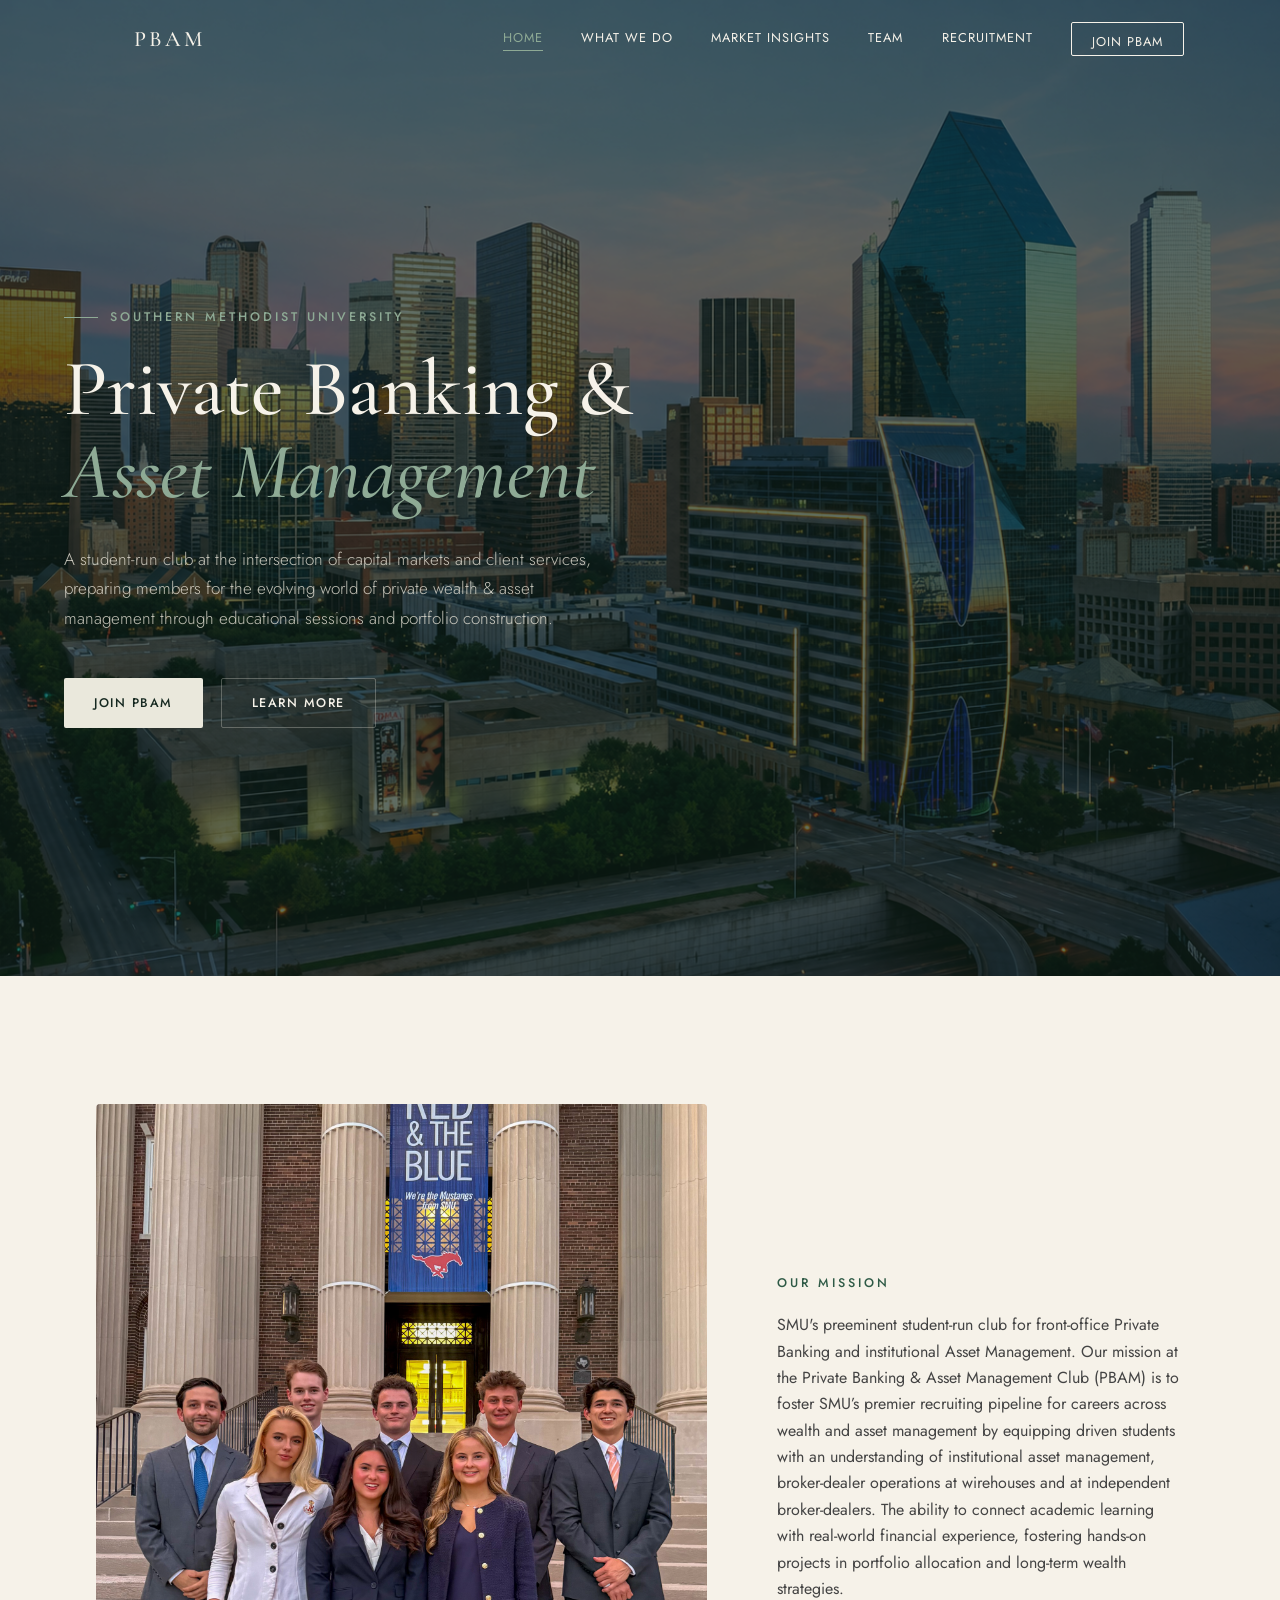
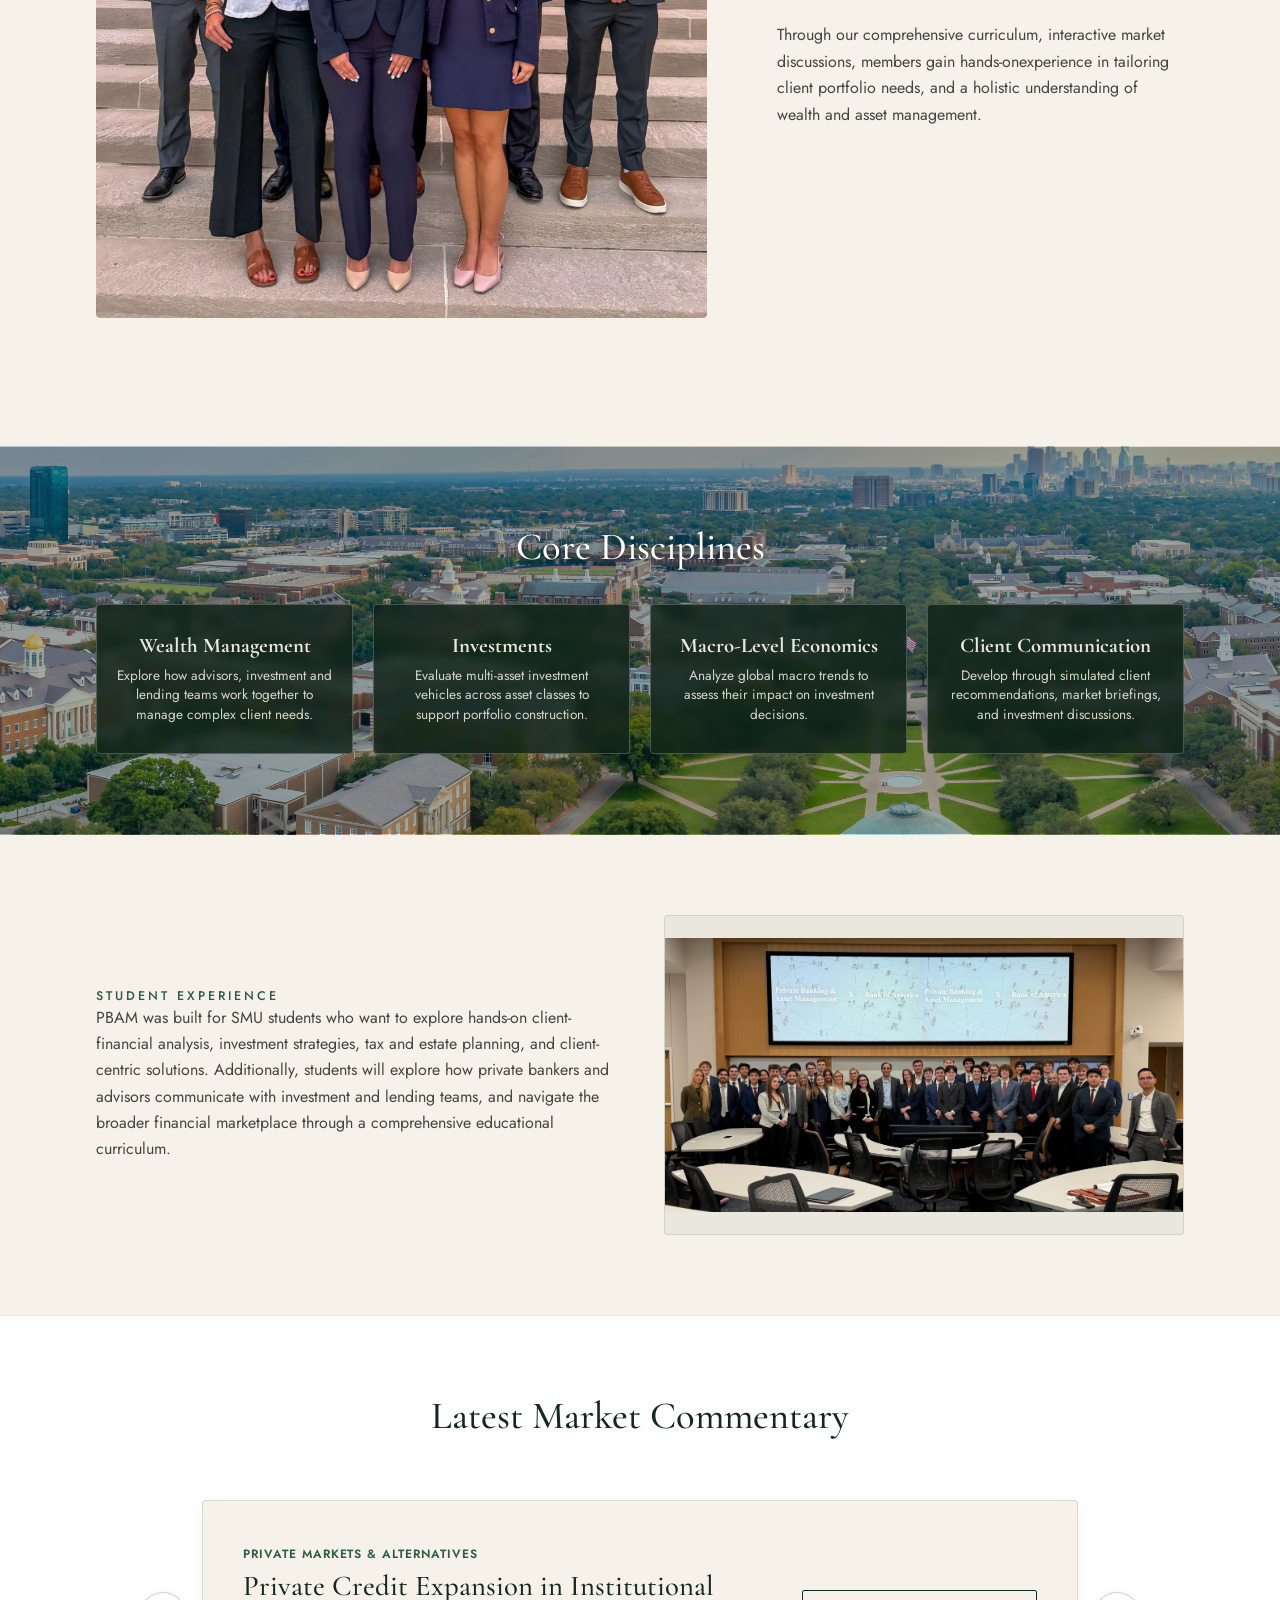
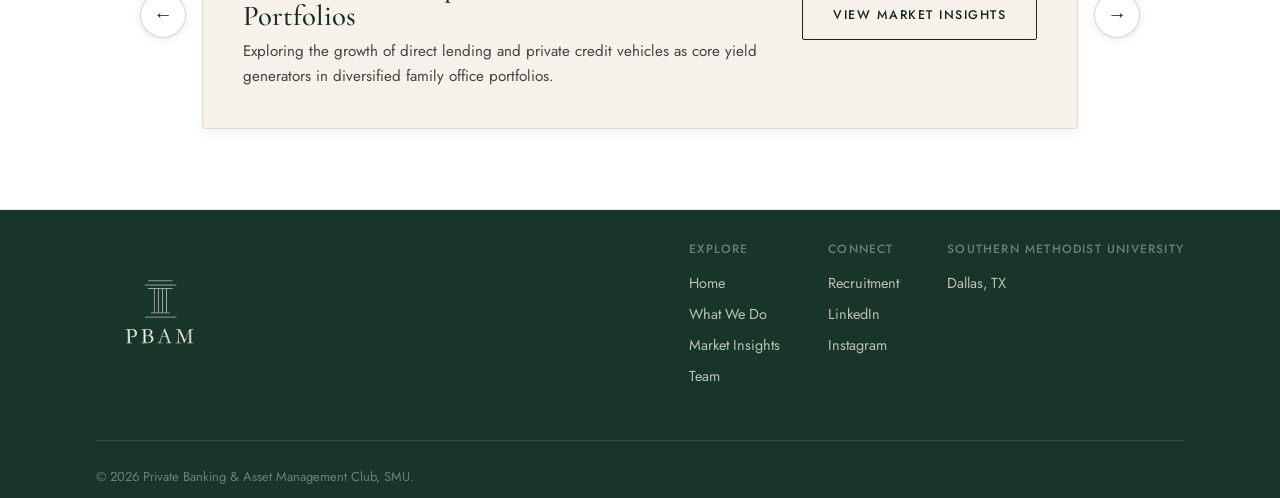
<file: index.html>
<!DOCTYPE html>
<html lang="en">
<head>
  <meta charset="UTF-8">
  <meta name="viewport" content="width=device-width, initial-scale=1.0">
  <title>PBAM — Private Banking & Asset Management | SMU</title>
  <meta name="description" content="Private Banking & Asset Management Club at Southern Methodist University. Connecting academic learning with real-world experience in wealth and asset management.">
  <link rel="icon" type="image/png" href="images/PBAM-Logo.png">
  <link rel="preconnect" href="https://fonts.googleapis.com">
  <link rel="preconnect" href="https://fonts.gstatic.com" crossorigin>
  <link href="https://fonts.googleapis.com/css2?family=Cormorant+Garamond:ital,wght@0,400;0,500;0,600;1,400&family=Jost:wght@300;400;500;600&display=swap" rel="stylesheet">
  <link rel="stylesheet" href="styles.css">

  <style>
    /* Force image display and clear CSS overrides on figure */
    .about-figure {
      background-image: none !important;
      background-color: transparent !important;
      display: flex;
      align-items: center;
      justify-content: center;
      overflow: hidden;
    }

    /* Make the image column wider than the text column */
    .about-grid {
      grid-template-columns: 1.2fr 0.8fr !important; /* 60% photo, 40% text */
      align-items: center;
    }

    .about-figure img {
      width: 100%;
      height: 100%;
      object-fit: cover;
      display: block;
      border-radius: 4px;
    }

    /* Style Our Mission paragraph to match Student Experience exactly */
    .about-copy p {
      font-family: 'Jost', sans-serif !important;
      font-size: 1rem !important;
      color: #444444 !important;
      font-weight: 400 !important;
      line-height: 1.65 !important;
    }

    /* Force skyline background image on hero section */
    .hero {
      position: relative !important;
      background-image: url('images/dallas-jpm skyline.png') !important;
      background-size: cover !important;
      background-position: center center !important;
      background-repeat: no-repeat !important;
      background-color: transparent !important;
      overflow: hidden;
    }

    /* Dark green semi-transparent overlay so text remains readable in hero */
    .hero-overlay {
      position: absolute;
      top: 0;
      left: 0;
      width: 100%;
      height: 100%;
      background-color: rgba(15, 35, 25, 0.65);
      z-index: 1;
    }

    /* Keep text, icons, and buttons on top of image */
    .hero-cols,
    .hero-inner,
    .hero-base {
      position: relative;
      z-index: 2;
    }

    /* Target strictly the hero "JOIN PBAM" button background box */
    .btn-primary,
    a.btn-primary {
      background-color: #EAE8DC !important;
      border-color: #EAE8DC !important;
      color: #152820 !important;
    }

    /* ==========================================================================
       INDUSTRY FOCUS / NETWORK STRIP (SUBTLE OVERLAY)
       ========================================================================== */
    .network-strip {
      position: relative !important;
      background-image: url('images/SMU-Dallas.jpg') !important;
      background-size: cover !important;
      background-position: center center !important;
      background-repeat: no-repeat !important;
      padding: 80px 0;
      overflow: hidden;
      border-top: 1px solid rgba(234, 232, 220, 0.15);
      border-bottom: 1px solid rgba(234, 232, 220, 0.15);
    }

    /* Subtle overlay for contrast */
    .network-overlay {
      position: absolute;
      top: 0;
      left: 0;
      width: 100%;
      height: 100%;
      background-color: rgba(15, 35, 25, 0.35);
      z-index: 1;
    }

    .network-inner {
      position: relative;
      z-index: 2;
    }

    .network-header {
      text-align: center;
      margin-bottom: 36px;
    }

    .network-header h2 {
      font-family: 'Cormorant Garamond', serif;
      font-size: 2.4rem;
      font-weight: 500;
      color: #ffffff;
      text-shadow: 0 2px 8px rgba(0, 0, 0, 0.75);
    }

    .sector-grid {
      display: grid;
      grid-template-columns: repeat(4, 1fr);
      gap: 20px;
      text-align: center;
    }

    /* Sector cards design */
    .sector-card {
      background: rgba(15, 35, 25, 0.82);
      backdrop-filter: blur(4px);
      border: 1px solid rgba(234, 232, 220, 0.25);
      padding: 28px 20px;
      border-radius: 4px;
      transition: transform 0.3s ease, border-color 0.3s ease;
    }

    .sector-card:hover {
      transform: translateY(-3px);
      border-color: rgba(234, 232, 220, 0.5);
    }

    .sector-card h4 {
      font-family: 'Cormorant Garamond', serif;
      font-size: 1.3rem;
      color: #EAE8DC;
      margin-bottom: 8px;
    }

    .sector-card p {
      font-family: 'Jost', sans-serif;
      font-size: 0.85rem;
      color: rgba(234, 232, 220, 0.9);
      line-height: 1.45;
    }

    /* ==========================================================================
       LEADERSHIP & NETWORK SPOTLIGHT (2-COLUMN WITH IMAGE)
       ========================================================================== */
    .leadership-spotlight {
      padding: 80px 0;
      background-color: #F6F2E9;
    }

    .spotlight-grid {
      display: grid;
      grid-template-columns: 1fr 1fr;
      gap: 48px;
      align-items: center;
    }

    .spotlight-text h2 {
      font-family: 'Cormorant Garamond', serif;
      font-size: 2.4rem;
      font-weight: 500;
      color: #152820;
      margin-bottom: 16px;
    }

    .spotlight-text p {
      font-family: 'Jost', sans-serif;
      font-size: 1rem;
      color: #444444;
      font-weight: 400;
      line-height: 1.65;
    }

    .spotlight-media {
      width: 100%;
      height: 100%;
      min-height: 320px;
      display: flex;
      align-items: center;
      justify-content: center;
      background-color: rgba(21, 40, 32, 0.05);
      border-radius: 4px;
      overflow: hidden;
      border: 1px solid rgba(21, 40, 32, 0.12);
    }

    .spotlight-media img {
      width: 100%;
      height: 100%;
      object-fit: contain;
      display: block;
    }

    /* ==========================================================================
       MARKET INSIGHTS CAROUSEL SECTION (WHITE BG / BEIGE CARD)
       ========================================================================== */
    .insights-preview-section {
      background-color: #ffffff !important;
      padding: 80px 0;
      border-top: 1px solid rgba(21, 40, 32, 0.08);
      border-bottom: 1px solid rgba(21, 40, 32, 0.08);
    }

    .insights-preview-section .wrap {
      position: relative;
      z-index: 2;
    }

    .insights-preview-section .section-head h2 {
      font-family: 'Cormorant Garamond', serif;
      font-size: 2.4rem;
      font-weight: 500;
      color: #152820;
    }

    .carousel-wrapper {
      position: relative;
      max-width: 1000px;
      margin: 30px auto 0 auto;
      display: flex;
      align-items: center;
      gap: 16px;
    }

    .preview-card {
      background: #F6F2E9;
      border: 1px solid rgba(21, 40, 32, 0.12);
      border-radius: 4px;
      padding: 40px;
      width: 100%;
      display: flex;
      justify-content: space-between;
      align-items: center;
      gap: 30px;
      min-height: 180px;
      box-shadow: 0 4px 15px rgba(0, 0, 0, 0.05);
      transition: opacity 0.25s ease, transform 0.25s ease;
    }

    .preview-card.fade-out {
      opacity: 0;
      transform: translateY(4px);
    }

    .preview-content h3 {
      font-family: 'Cormorant Garamond', serif;
      font-size: 1.8rem;
      color: #152820;
      margin-bottom: 8px;
    }

    .preview-content p {
      font-family: 'Jost', sans-serif;
      font-size: 0.95rem;
      color: #444444;
      line-height: 1.6;
    }

    .preview-tag {
      display: inline-block;
      font-family: 'Jost', sans-serif;
      font-size: 0.75rem;
      text-transform: uppercase;
      letter-spacing: 0.08em;
      color: #2E5A46;
      font-weight: 600;
      margin-bottom: 8px;
    }

    .carousel-btn {
      background: #ffffff;
      border: 1px solid rgba(21, 40, 32, 0.2);
      color: #152820;
      width: 46px;
      height: 46px;
      border-radius: 50%;
      display: flex;
      align-items: center;
      justify-content: center;
      cursor: pointer;
      font-size: 1.2rem;
      flex-shrink: 0;
      box-shadow: 0 2px 8px rgba(0, 0, 0, 0.08);
      transition: background-color 0.2s ease, border-color 0.2s ease, transform 0.2s ease;
    }

    .carousel-btn:hover {
      background-color: #152820;
      color: #EAE8DC;
      border-color: #152820;
      transform: scale(1.05);
    }

    /* Responsive */
    html { font-size: 16px; -webkit-text-size-adjust: 100%; }
    img, svg, video { max-width: 100%; height: auto; }
    .wrap { width: 90%; max-width: 1200px; margin: 0 auto; }

    @media screen and (max-width: 1024px) {
      .sector-grid { grid-template-columns: repeat(2, 1fr); }
    }

      @media screen and (max-width: 768px) {
  /* Stack the image and "Our Mission" copy vertically on mobile screens */
        .about-grid {
          grid-template-columns: 1fr !important;
          gap: 28px;
  }

        .hero { background-position: center center !important; padding: 60px 20px; }
        .sector-grid { grid-template-columns: 1fr; }
        .spotlight-grid { grid-template-columns: 1fr; gap: 32px; }
        .spotlight-media { min-height: auto; height: auto; }
        .spotlight-media img { height: auto; object-fit: contain; }
        .carousel-wrapper { flex-direction: column; }
        .preview-card { flex-direction: column; align-items: flex-start; padding: 28px; }
        .carousel-btn { width: 40px; height: 40px; }

  /* Force all mobile drawer navigation links to remain cream/white regardless of scroll position */
        .nav-links a,
        header.scrolled .nav-links a,
        header.static-light .nav-links a,
        .nav-links a[aria-current="page"],
        header.scrolled .nav-links a[aria-current="page"] {
          color: #EAE8DC !important;
       }
    }

  </style>
</head>
<body>

<a href="#top" class="skip-link">Skip to content</a>

<!-- Reusable column mark (matches club logo) -->
<svg style="display:none">
  <symbol id="col-icon" viewBox="0 0 60 60">
    <line x1="8" y1="10" x2="52" y2="10"/>
    <line x1="11" y1="15" x2="49" y2="15"/>
    <line x1="14" y1="20" x2="17" y2="46"/>
    <line x1="24" y1="20" x2="24" y2="46"/>
    <line x1="30" y1="20" x2="30" y2="46"/>
    <line x1="36" y1="20" x2="36" y2="46"/>
    <line x1="46" y1="20" x2="43" y2="46"/>
    <line x1="9" y1="50" x2="51" y2="50"/>
  </symbol>
</svg>

<header id="siteHeader">
  <nav class="wrap">
    <a href="index.html" class="brand">
      <svg class="col-mark" viewBox="0 0 60 60"><use href="#col-icon"/></svg>
      <span class="brand-name">PBAM</span>
    </a>
    <button class="nav-toggle" id="navToggle" aria-label="Toggle menu">
      <span></span><span></span><span></span>
    </button>
    <div class="nav-links" id="navLinks">
      <a href="index.html" aria-current="page">Home</a>
      <a href="what-we-do.html">What We Do</a>
      <a href="market-insights.html">Market Insights</a>
      <a href="team.html">Team</a>
      <a href="recruitment.html">Recruitment</a>
      <a href="recruitment.html" class="nav-cta">Join PBAM</a>
    </div>
  </nav>
</header>

<main id="top">

  <!-- HERO WITH SKYLINE BACKGROUND -->
  <section class="hero">
    <div class="hero-overlay"></div>
    <div class="hero-cols" aria-hidden="true">
      <svg viewBox="0 0 60 60"><use href="#col-icon"/></svg>
      <svg viewBox="0 0 60 60"><use href="#col-icon"/></svg>
      <svg viewBox="0 0 60 60"><use href="#col-icon"/></svg>
      <svg viewBox="0 0 60 60"><use href="#col-icon"/></svg>
      <svg viewBox="0 0 60 60"><use href="#col-icon"/></svg>
    </div>
    <div class="wrap hero-inner">
      <div class="eyebrow on-dark"><span class="rule"></span>Southern Methodist University</div>
      <h1>Private Banking &amp;<br><em>Asset Management</em></h1>
      <p class="hero-sub">A student-run club at the intersection of capital markets and client services, preparing members for the evolving world of private wealth & asset management through educational sessions and portfolio construction.</p>
      <div class="hero-actions">
        <a href="recruitment.html" class="btn btn-primary">Join PBAM</a>
        <a href="what-we-do.html" class="btn btn-ghost">Learn More</a>
      </div>
    </div>
    <div class="hero-base"></div>
  </section>

  <!-- ABOUT / MISSION -->
  <section class="about" id="about">
    <div class="wrap">
      <div class="about-grid">
        <div class="about-figure reveal">
          <img src="images/Exec-Pic.png" alt="PBAM Executive Team">
        </div>
        <div class="about-copy reveal">
          <div class="eyebrow">Our Mission</div>
          <p>SMU's preeminent student-run club for front-office Private Banking and institutional Asset Management. Our mission at the Private Banking & Asset Management Club (PBAM) is to foster SMU’s premier recruiting pipeline for careers across wealth and asset management by equipping driven students with an understanding of institutional asset management, broker-dealer operations at wirehouses and at independent broker-dealers. The ability to connect academic learning with real-world financial experience, fostering hands-on projects in portfolio allocation and long-term wealth strategies.</p>
          <p style="margin-top: 1rem;">Through our comprehensive curriculum, interactive market discussions, members gain hands-onexperience in tailoring client portfolio needs, and a holistic understanding of wealth and asset management.</p>
        </div>
      </div>
    </div>
  </section>

  <!-- CORE PRACTICE AREAS STRIP -->
  <section class="network-strip">
    <div class="network-overlay"></div>
    <div class="wrap network-inner">
      <div class="network-header reveal">
        <h2>Core Disciplines</h2>
      </div>
      <div class="sector-grid reveal">
        <div class="sector-card">
          <h4>Wealth Management</h4>
          <p>Explore how advisors, investment and lending teams work together to manage complex client needs.</p>
        </div>
        <div class="sector-card">
          <h4>Investments</h4>
          <p>Evaluate multi-asset investment vehicles across asset classes to support portfolio construction.</p>
        </div>
        <div class="sector-card">
          <h4>Macro-Level Economics</h4>
          <p>Analyze global macro trends to assess their impact on investment decisions.</p>
        </div>
        <div class="sector-card">
          <h4>Client Communication</h4>
          <p>Develop through simulated client recommendations, market briefings, and investment discussions.</p>
        </div>
      </div>
    </div>
  </section>

  <!-- LEADERSHIP & NETWORK SPOTLIGHT (2 COLUMNS: TEXT LEFT, IMAGE RIGHT) -->
  <section class="leadership-spotlight">
    <div class="wrap">
      <div class="spotlight-grid reveal">
        <div class="spotlight-text">
          <div class="eyebrow">Student Experience</div>
          <p>PBAM was built for SMU students who want to explore hands-on client-financial analysis, investment strategies, tax and estate planning, and client-centric solutions. Additionally, students will explore how private bankers and advisors communicate with investment and lending teams, and navigate the broader financial marketplace through a comprehensive educational curriculum. </p>
        </div>
        <div class="spotlight-media">
          <img src="images/BofA.png" alt="Detailed feature view" class="feature-img">
        </div>
      </div>
    </div>
  </section>

  <!-- LATEST MARKET INSIGHTS PREVIEW (INFINITE LOOP CAROUSEL) -->
  <section class="insights-preview-section">
    <div class="wrap">
      <div class="section-head centered reveal">
        <h2>Latest Market Commentary</h2>
      </div>

      <div class="carousel-wrapper reveal">
        <button class="carousel-btn" id="prevArticleBtn" aria-label="Previous article">&#x2190;</button>

        <div class="preview-card" id="insightsCard">
          <div class="preview-content">
            <span class="preview-tag" id="articleTag">Macroeconomics &amp; Allocation</span>
            <h3 id="articleTitle">Navigating Interest Rate Transitions in Wealth Portfolios</h3>
            <p id="articleDesc">A look at how modern asset managers adjust multi-asset allocations and fixed-income durations amidst shifting yield curves.</p>
          </div>
          <div>
            <a href="market-insights.html" class="btn btn-ghost" style="color: #152820; border-color: #152820; white-space: nowrap;">View Market Insights</a>
          </div>
        </div>

        <button class="carousel-btn" id="nextArticleBtn" aria-label="Next article">&#x2192;</button>
      </div>
    </div>
  </section>

</main>

<footer>
  <div class="wrap">
    <div class="foot-top">
      <div class="foot-brand">
        <img src="images/PBAM-Logo.png" alt="PBAM Logo" class="foot-logo">
      </div>
      <div class="foot-links">
        <div class="foot-col">
          <h4>Explore</h4>
          <a href="index.html">Home</a>
          <a href="what-we-do.html">What We Do</a>
          <a href="market-insights.html">Market Insights</a>
          <a href="team.html">Team</a>
        </div>
        <div class="foot-col">
          <h4>Connect</h4>
          <a href="recruitment.html">Recruitment</a>
          <a href="https://www.linkedin.com/company/pb-am/" target="_blank" rel="noopener noreferrer">LinkedIn</a>
          <a href="https://www.instagram.com/smu.pbam/" target="_blank" rel="noopener noreferrer">Instagram</a>
        </div>
        <div class="foot-col">
          <h4>Southern Methodist University</h4>
          <p>Dallas, TX</p>
        </div>
      </div>
    </div>
    <div class="foot-bottom">
      <span>&copy; 2026 Private Banking &amp; Asset Management Club, SMU.</span>
    </div>
  </div>
</footer>

<script src="script.js"></script>
<script>
  // Article Feed Data
  const articles = [
    {
      tag: "Macroeconomics & Allocation",
      title: "Navigating Interest Rate Transitions in Wealth Portfolios",
      desc: "A look at how modern asset managers adjust multi-asset allocations and fixed-income durations amidst shifting yield curves."
    },
    {
      tag: "Private Banking & Credit",
      title: "Structured Lending in High-Net-Worth Wealth Strategies",
      desc: "Examining how liquidity and securities-backed credit facilities enable wealth clients to maintain market exposure while meeting cash needs."
    },
    {
      tag: "Asset Management & Vehicle Structure",
      title: "The Shift Toward Active ETFs & Liquid Alternatives",
      desc: "Analyzing how wealth managers incorporate specialized alternative vehicles to manage downside risk and improve risk-adjusted yields."
    },
    {
      tag: "Private Markets & Alternatives",
      title: "Private Credit Expansion in Institutional Portfolios",
      desc: "Exploring the growth of direct lending and private credit vehicles as core yield generators in diversified family office portfolios."
    },
    {
      tag: "Wealth Advisory Strategy",
      title: "Multigenerational Estate & Capital Transfer Frameworks",
      desc: "How relationship teams coordinate trust structures, estate strategies, and family governance to preserve long-term client capital."
    }
  ];

  // Randomize array on initial load (Fisher-Yates Shuffle)
  for (let i = articles.length - 1; i > 0; i--) {
    const j = Math.floor(Math.random() * (i + 1));
    [articles[i], articles[j]] = [articles[j], articles[i]];
  }

  let currentIndex = 0;

  const card = document.getElementById("insightsCard");
  const tagEl = document.getElementById("articleTag");
  const titleEl = document.getElementById("articleTitle");
  const descEl = document.getElementById("articleDesc");

  function updateArticle(index) {
    card.classList.add("fade-out");
    setTimeout(() => {
      tagEl.textContent = articles[index].tag;
      titleEl.textContent = articles[index].title;
      descEl.textContent = articles[index].desc;
      card.classList.remove("fade-out");
    }, 200);
  }

  // Infinite loop navigation
  document.getElementById("nextArticleBtn").addEventListener("click", () => {
    currentIndex = (currentIndex + 1) % articles.length;
    updateArticle(currentIndex);
  });

  document.getElementById("prevArticleBtn").addEventListener("click", () => {
    currentIndex = (currentIndex - 1 + articles.length) % articles.length;
    updateArticle(currentIndex);
  });

  // Initialize first random article
  updateArticle(currentIndex);
</script>
</body>
</html>
</file>
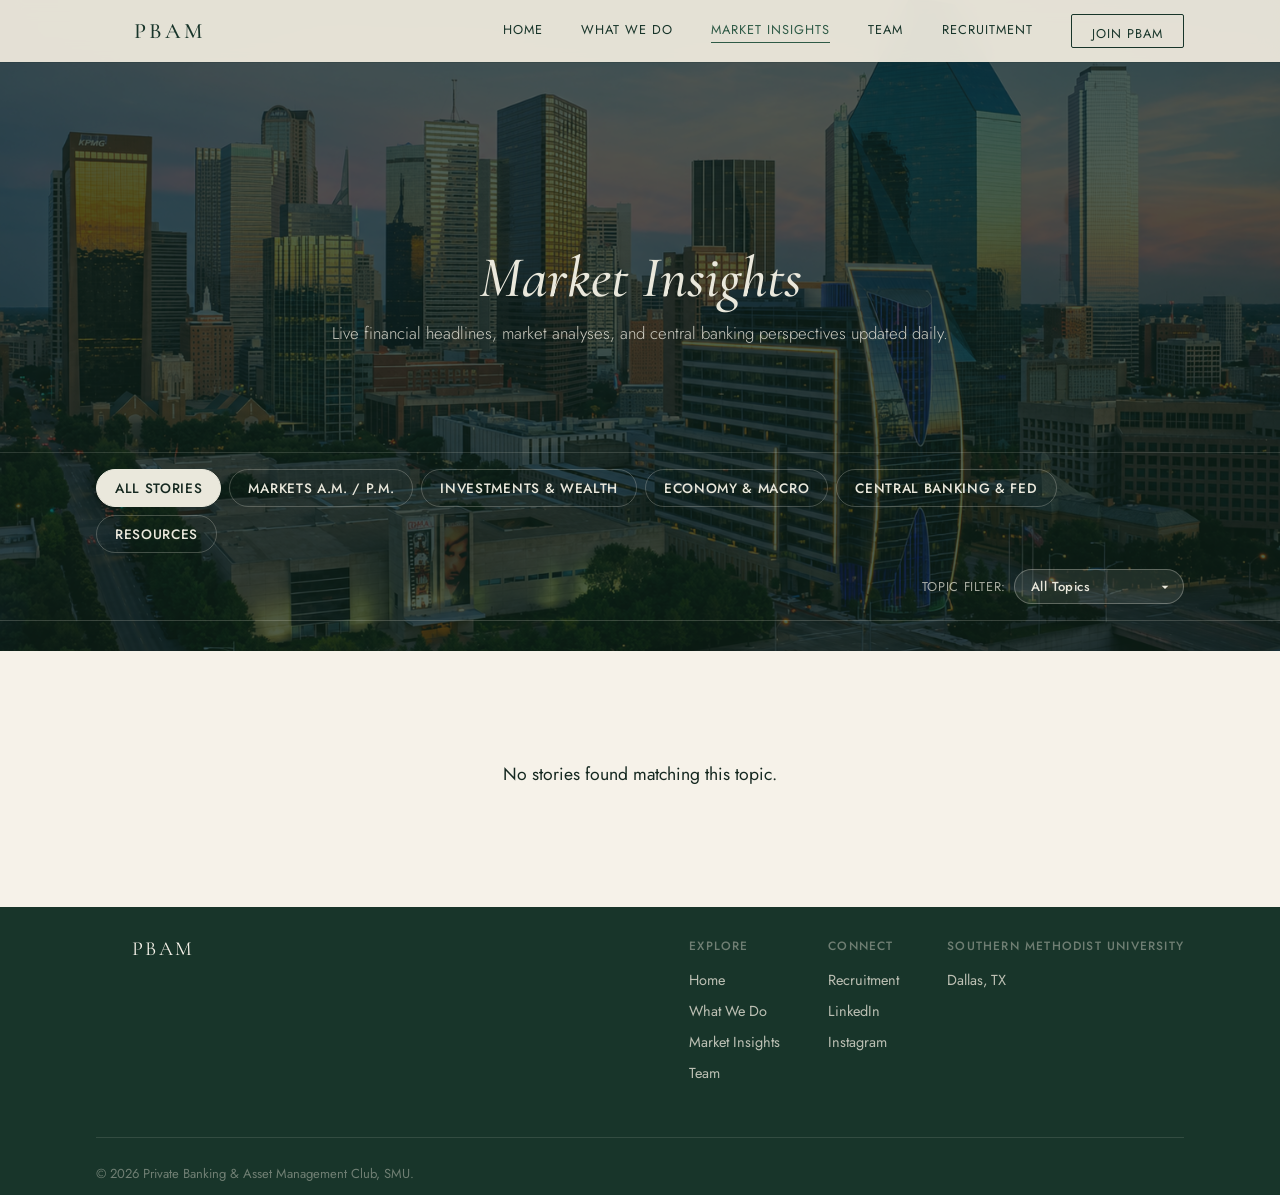
<file: market-insights.html>
<!DOCTYPE html>
<html lang="en">
<head>
<meta charset="UTF-8">
<meta name="viewport" content="width=device-width, initial-scale=1.0">
<title>Market Insights — PBAM SMU</title>
<meta name="description" content="Latest financial headlines, market trends, and economic perspectives curated by PBAM.">
<link rel="icon" type="image/png" href="images/PBAM-Logo.png">
<link rel="preconnect" href="https://fonts.googleapis.com">
<link rel="preconnect" href="https://fonts.gstatic.com" crossorigin>
<link href="https://fonts.googleapis.com/css2?family=Cormorant+Garamond:ital,wght@0,400;0,500;0,600;1,400&family=Jost:wght@300;400;500;600&display=swap" rel="stylesheet">
<link rel="stylesheet" href="styles.css">

<style>
  /* HERO SECTION WITH SKYLINE BACKGROUND */
  .page-hero {
    position: relative !important;
    background-image: url('images/dallas-jpm skyline.png') !important;
    background-size: cover !important;
    background-position: center center !important;
    background-repeat: no-repeat !important;
    background-color: #152820 !important;
    overflow: hidden;
    padding: 80px 0 30px 0 !important;
    text-align: center !important;
    display: flex;
    flex-direction: column;
    justify-content: space-between;
  }

  .page-hero::before {
    content: "";
    position: absolute;
    top: 0;
    left: 0;
    width: 100%;
    height: 100%;
    background-color: rgba(15, 35, 25, 0.72);
    z-index: 1;
  }

  .page-hero-inner {
    position: relative;
    z-index: 2;
  }

  .page-hero h1 {
    font-family: 'Cormorant Garamond', serif !important;
    font-style: italic !important;
    color: #EAE8DC !important;
    margin: 0 auto 10px auto !important;
  }

  .page-hero p {
    color: rgba(234, 232, 220, 0.85);
    max-width: 650px;
    margin: 0 auto;
    font-size: 1.05rem;
  }

  /* TOPIC TABS & SUB-FILTER BAR OVERLAYING HERO IMAGE */
  .filter-bar-section {
    background-color: transparent;
    border-bottom: 1px solid rgba(234, 232, 220, 0.2);
    border-top: 1px solid rgba(234, 232, 220, 0.15);
    padding: 16px 0;
    margin-top: 40px;
    position: relative;
    z-index: 2;
  }

  .filter-wrapper {
    display: flex;
    justify-content: space-between;
    align-items: center;
    gap: 16px;
    flex-wrap: wrap;
  }

  .filter-tabs {
    display: flex;
    align-items: center;
    gap: 8px;
    flex-wrap: wrap;
  }

  .tab-btn {
    background: transparent;
    border: 1px solid rgba(234, 232, 220, 0.25);
    color: #EAE8DC;
    padding: 8px 18px;
    font-family: 'Jost', sans-serif;
    font-size: 0.85rem;
    font-weight: 500;
    letter-spacing: 0.05em;
    text-transform: uppercase;
    border-radius: 20px;
    cursor: pointer;
    transition: all 0.2s ease;
  }

  .tab-btn:hover,
  .tab-btn.active {
    background-color: #EAE8DC;
    color: #152820;
    border-color: #EAE8DC;
  }

  /* INLINE TOPIC DROPDOWN */
  .subfilter-container {
    display: flex;
    align-items: center;
    gap: 8px;
    margin-left: auto;
    flex-shrink: 0;
  }

  .subfilter-label {
    color: rgba(234, 232, 220, 0.7);
    font-size: 0.8rem;
    font-family: 'Jost', sans-serif;
    text-transform: uppercase;
    letter-spacing: 0.05em;
    white-space: nowrap;
  }

  .subfilter-select {
    background-color: rgba(234, 232, 220, 0.1);
    color: #EAE8DC;
    border: 1px solid rgba(234, 232, 220, 0.3);
    border-radius: 20px;
    padding: 7px 32px 7px 16px;
    font-family: 'Jost', sans-serif;
    font-size: 0.82rem;
    font-weight: 500;
    letter-spacing: 0.03em;
    cursor: pointer;
    outline: none;
    transition: all 0.2s ease;
    width: 170px;
    box-sizing: border-box;
    text-overflow: ellipsis;
    white-space: nowrap;
    overflow: hidden;
    appearance: none;
    -webkit-appearance: none;
    -moz-appearance: none;
    background-image: url("data:image/svg+xml;utf8,<svg fill='%23EAE8DC' height='16' viewBox='0 0 24 24' width='16' xmlns='http://www.w3.org/2000/svg'><path d='M7 10l5 5 5-5z'/></svg>");
    background-repeat: no-repeat;
    background-position: right 10px center;
  }

  .subfilter-select:hover,
  .subfilter-select:focus {
    background-color: rgba(234, 232, 220, 0.2);
    border-color: #EAE8DC;
  }

  .subfilter-select option {
    background-color: #152820;
    color: #EAE8DC;
  }

  /* INSIGHTS GRID & CARDS */
  .insights-section {
    padding: 50px 0 80px 0;
  }

  .insights-grid {
    display: grid;
    grid-template-columns: repeat(auto-fill, minmax(320px, 1fr));
    gap: 28px;
    margin-top: 20px;
  }

  .insight-card {
    background-color: #ffffff;
    border: 1px solid rgba(21, 40, 32, 0.12);
    border-radius: 4px;
    padding: 26px;
    display: flex;
    flex-direction: column;
    justify-content: space-between;
    transition: transform 0.25s ease, box-shadow 0.25s ease;
    cursor: pointer;
    color: inherit;
  }

  .insight-card:hover {
    transform: translateY(-4px);
    box-shadow: 0 12px 24px rgba(21, 40, 32, 0.08);
  }

  .insight-badge-row {
    display: flex;
    justify-content: space-between;
    align-items: center;
    margin-bottom: 12px;
  }

  .insight-source {
    font-size: 0.72rem;
    font-weight: 600;
    text-transform: uppercase;
    letter-spacing: 0.08em;
    color: #152820;
    opacity: 0.85;
  }

  .insight-category {
    font-size: 0.68rem;
    font-weight: 600;
    text-transform: uppercase;
    padding: 2px 8px;
    background-color: rgba(21, 40, 32, 0.06);
    border-radius: 3px;
    color: #152820;
  }

  .insight-title {
    font-family: 'Cormorant Garamond', serif;
    font-size: 1.4rem;
    line-height: 1.3;
    font-weight: 600;
    color: #152820;
    margin-bottom: 10px;
  }

  .insight-snippet {
    font-size: 0.92rem;
    line-height: 1.5;
    color: #4a5568;
    margin-bottom: 18px;
  }

  .insight-meta {
    font-size: 0.8rem;
    color: #718096;
    display: flex;
    justify-content: space-between;
    align-items: center;
    border-top: 1px solid rgba(0,0,0,0.06);
    padding-top: 14px;
    margin-top: auto;
  }

  .insight-link {
    font-weight: 500;
    color: #152820;
  }

  .loading-state {
    text-align: center;
    padding: 40px;
    font-size: 1.1rem;
    color: #152820;
    grid-column: 1 / -1;
  }

  /* RESOURCE CARD STYLING */
  .resource-card {
    background-color: #ffffff;
    border: 1px solid rgba(21, 40, 32, 0.12);
    border-radius: 4px;
    padding: 26px;
    display: flex;
    flex-direction: column;
    justify-content: space-between;
    transition: transform 0.25s ease, box-shadow 0.25s ease;
  }

  .resource-card:hover {
    transform: translateY(-4px);
    box-shadow: 0 12px 24px rgba(21, 40, 32, 0.08);
  }

  .resource-header-row {
    display: flex;
    justify-content: space-between;
    align-items: flex-start;
    gap: 12px;
    margin-bottom: 16px;
  }

  .resource-title {
    font-family: 'Cormorant Garamond', serif;
    font-size: 1.45rem;
    line-height: 1.25;
    font-weight: 600;
    color: #152820;
    margin: 0;
  }

  .resource-type-badge {
    font-size: 0.68rem;
    font-weight: 600;
    text-transform: uppercase;
    padding: 3px 10px;
    border-radius: 3px;
    letter-spacing: 0.05em;
    white-space: nowrap;
    flex-shrink: 0;
  }

  .badge-podcast {
    background-color: rgba(21, 40, 32, 0.08);
    color: #152820;
  }

  .badge-book {
    background-color: #152820;
    color: #EAE8DC;
  }

  .resource-image-wrapper {
    width: 100%;
    margin-bottom: 16px;
    overflow: hidden;
    border-radius: 4px;
    background-color: #f7f7f7;
    display: flex;
    align-items: center;
    justify-content: center;
  }

  .resource-image {
    width: 100%;
    height: 420px;          /* Increased height to accommodate taller book covers */
    object-fit: contain;     /* Ensures the full cover image fits without getting cropped */
    display: block;
  }

  .resource-desc {
    font-size: 0.92rem;
    line-height: 1.5;
    color: #4a5568;
    margin-bottom: 20px;
  }

  .resource-action-link {
    display: inline-flex;
    align-items: center;
    gap: 6px;
    font-size: 0.85rem;
    font-weight: 600;
    color: #152820;
    text-decoration: none;
    text-transform: uppercase;
    letter-spacing: 0.05em;
    border-top: 1px solid rgba(0,0,0,0.06);
    padding-top: 14px;
    margin-top: auto;
  }

  .resource-action-link:hover {
    text-decoration: underline;
  }

  /* ARTICLE POPUP MODAL STYLES */
  .modal-overlay {
    position: fixed;
    top: 0;
    left: 0;
    width: 100vw;
    height: 100vh;
    background-color: rgba(15, 35, 25, 0.75);
    backdrop-filter: blur(4px);
    display: flex;
    align-items: center;
    justify-content: center;
    z-index: 1000;
    opacity: 0;
    visibility: hidden;
    transition: opacity 0.3s ease, visibility 0.3s ease;
    padding: 20px;
  }

  .modal-overlay.active {
    opacity: 1;
    visibility: visible;
  }

  .modal-container {
    background-color: #ffffff;
    width: 100%;
    max-width: 680px;
    max-height: 85vh;
    border-radius: 8px;
    box-shadow: 0 20px 40px rgba(0, 0, 0, 0.25);
    position: relative;
    display: flex;
    flex-direction: column;
    overflow: hidden;
    animation: modalSlideUp 0.3s ease forwards;
  }

  @keyframes modalSlideUp {
    from { transform: translateY(20px); opacity: 0; }
    to { transform: translateY(0); opacity: 1; }
  }

  .modal-close {
    position: absolute;
    top: 16px;
    right: 20px;
    background: none;
    border: none;
    font-size: 2rem;
    color: #152820;
    cursor: pointer;
    line-height: 1;
    opacity: 0.6;
    transition: opacity 0.2s;
    z-index: 2;
  }

  .modal-close:hover {
    opacity: 1;
  }

  .modal-header {
    padding: 30px 30px 15px 30px;
    border-bottom: 1px solid rgba(21, 40, 32, 0.1);
  }

  .modal-badge-row {
    display: flex;
    gap: 10px;
    align-items: center;
    margin-bottom: 12px;
  }

  .modal-title {
    font-family: 'Cormorant Garamond', serif;
    font-size: 1.8rem;
    line-height: 1.25;
    color: #152820;
    margin: 0 0 10px 0;
  }

  .modal-date {
    font-size: 0.82rem;
    color: #718096;
  }

  .modal-body {
    padding: 24px 30px 30px 30px;
    overflow-y: auto;
    display: flex;
    flex-direction: column;
    gap: 24px;
  }

  .modal-content {
    font-family: 'Jost', sans-serif;
    font-size: 1.05rem;
    line-height: 1.65;
    color: #2d3748;
    white-space: pre-wrap;
  }

  .modal-external-btn {
    display: inline-block;
    align-self: flex-start;
    background-color: #152820;
    color: #EAE8DC;
    padding: 12px 22px;
    border-radius: 4px;
    font-family: 'Jost', sans-serif;
    font-size: 0.88rem;
    font-weight: 500;
    text-decoration: none;
    transition: background-color 0.2s ease;
  }

  .modal-external-btn:hover {
    background-color: #234235;
  }

  /* RESPONSIVE MEDIA QUERIES */
  @media screen and (max-width: 1024px) {
    .page-hero h1 { font-size: 2.8rem !important; }
    .insights-grid { grid-template-columns: repeat(2, 1fr); gap: 20px; }
  }

  @media screen and (max-width: 768px) {
    /* Force mobile navigation links to render in white */
    .nav-links a,
    .nav-links.open a,
    #navLinks a {
      color: #EAE8DC !important;
    }

    .nav-links a:hover,
    .nav-links a[aria-current="page"] {
      color: #FFFFFF !important;
      opacity: 0.85;
    }

    .nav-toggle span {
      background-color: #18352A;
    }

    .page-hero { padding: 60px 0 20px 0 !important; }
    .page-hero h1 { font-size: 2.2rem !important; }
    .filter-wrapper { flex-direction: column; align-items: stretch; gap: 12px; }
    .filter-tabs { justify-content: flex-start; overflow-x: auto; white-space: nowrap; padding-bottom: 6px; -webkit-overflow-scrolling: touch; }
    .tab-btn { padding: 6px 14px; font-size: 0.78rem; flex-shrink: 0; }
    .subfilter-container { margin-left: 0; justify-content: space-between; width: 100%; }
    .subfilter-select { width: 60%; }
    .insights-grid { grid-template-columns: 1fr; }
    .modal-container { max-height: 90vh; margin: 10px; }
    .modal-header, .modal-body { padding: 20px; }
    .modal-title { font-size: 1.4rem; }
  }

  @media screen and (max-width: 480px) {
    .page-hero h1 { font-size: 1.8rem !important; }
    .subfilter-container { flex-direction: column; align-items: flex-start; gap: 6px; }
    .subfilter-select { width: 100%; }
    .insight-card { padding: 18px; }
    .insight-title { font-size: 1.25rem; }
  }
</style>
</head>
<body>

<a href="#main" class="skip-link">Skip to content</a>

<svg style="display:none">
  <symbol id="col-icon" viewBox="0 0 60 60">
    <line x1="8" y1="10" x2="52" y2="10"/>
    <line x1="11" y1="15" x2="49" y2="15"/>
    <line x1="14" y1="20" x2="17" y2="46"/>
    <line x1="24" y1="20" x2="24" y2="46"/>
    <line x1="30" y1="20" x2="30" y2="46"/>
    <line x1="36" y1="20" x2="36" y2="46"/>
    <line x1="46" y1="20" x2="43" y2="46"/>
    <line x1="9" y1="50" x2="51" y2="50"/>
  </symbol>
</svg>

<header id="siteHeader" class="static-light">
  <nav class="wrap">
    <a href="index.html" class="brand">
      <svg class="col-mark" viewBox="0 0 60 60"><use href="#col-icon"/></svg>
      <span class="brand-name">PBAM</span>
    </a>
    <button class="nav-toggle" id="navToggle" aria-label="Toggle menu">
      <span></span><span></span><span></span>
    </button>
    <div class="nav-links" id="navLinks">
      <a href="index.html">Home</a>
      <a href="what-we-do.html">What We Do</a>
      <a href="market-insights.html" aria-current="page">Market Insights</a>
      <a href="team.html">Team</a>
      <a href="recruitment.html">Recruitment</a>
      <a href="recruitment.html" class="nav-cta">Join PBAM</a>
    </div>
  </nav>
</header>

<main id="main">

  <!-- PAGE HERO WITH INTEGRATED FILTER OVERLAY -->
  <section class="page-hero">
    <div class="wrap page-hero-inner">
      <h1>Market Insights</h1>
      <p>Live financial headlines, market analyses, and central banking perspectives updated daily.</p>
    </div>

    <!-- TOPIC TABS & INLINE SUB-TOPIC FILTER BAR OVERLAY -->
    <div class="filter-bar-section">
      <div class="wrap filter-wrapper">
        <div class="filter-tabs">
          <button class="tab-btn active" data-filter="all">All Stories</button>
          <button class="tab-btn" data-filter="markets">Markets A.M. / P.M.</button>
          <button class="tab-btn" data-filter="investment">Investments & Wealth</button>
          <button class="tab-btn" data-filter="economy">Economy & Macro</button>
          <button class="tab-btn" data-filter="fed">Central Banking & Fed</button>
          <button class="tab-btn" data-filter="resources">Resources</button>
        </div>

        <div class="subfilter-container" id="subfilterWrapper">
          <span class="subfilter-label" id="subfilterLabel">Topic Filter:</span>
          <select id="subtopicSelect" class="subfilter-select">
            <option value="all">All Topics</option>
          </select>
        </div>
      </div>
    </div>
  </section>

  <!-- INSIGHTS FEED & RESOURCES VIEW -->
  <section class="insights-section">
    <div class="wrap">
      <!-- MAIN NEWS FEED -->
      <div id="news-feed" class="insights-grid">
        <div class="loading-state">Fetching live headlines...</div>
      </div>

      <!-- CURATED RESOURCES SECTION -->
      <div id="resources-feed" class="insights-grid" style="display: none;">
        <!-- Rendered dynamically via JavaScript below -->
      </div>
    </div>
  </section>

  <!-- ARTICLE POPUP MODAL -->
  <div id="articleModal" class="modal-overlay" aria-hidden="true">
    <div class="modal-container" role="dialog" aria-modal="true">
      <button id="modalCloseBtn" class="modal-close" aria-label="Close modal">&times;</button>
      <div class="modal-header">
        <div class="modal-badge-row">
          <span id="modalSource" class="insight-source"></span>
          <span id="modalCategory" class="insight-category"></span>
        </div>
        <h2 id="modalTitle" class="modal-title"></h2>
        <div id="modalDate" class="modal-date"></div>
      </div>
      <div class="modal-body">
        <div id="modalSnippet" class="modal-content"></div>
        <a id="modalExternalLink" href="#" target="_blank" rel="noopener noreferrer" class="modal-external-btn">
          Read Full Story on Original Source &rarr;
        </a>
      </div>
    </div>
  </div>

</main>

<footer>
  <div class="wrap">
    <div class="foot-top">
      <div class="foot-brand">
        <svg class="col-mark" viewBox="0 0 60 60"><use href="#col-icon"/></svg>
        <span class="foot-brand-name">PBAM</span>
      </div>
      <div class="foot-links">
        <div class="foot-col">
          <h4>Explore</h4>
          <a href="index.html">Home</a>
          <a href="what-we-do.html">What We Do</a>
          <a href="market-insights.html">Market Insights</a>
          <a href="team.html">Team</a>
        </div>
        <div class="foot-col">
          <h4>Connect</h4>
          <a href="recruitment.html">Recruitment</a>
          <a href="https://www.linkedin.com/company/pbam/" target="_blank" rel="noopener noreferrer">LinkedIn</a>
          <a href="https://www.instagram.com/smu.pbam/" target="_blank" rel="noopener noreferrer">Instagram</a>
        </div>
        <div class="foot-col">
          <h4>Southern Methodist University</h4>
          <p>Dallas, TX</p>
        </div>
      </div>
    </div>
    <div class="foot-bottom">
      <span>&copy; 2026 Private Banking &amp; Asset Management Club, SMU.</span>
    </div>
  </div>
</footer>

<!-- JavaScript Engine -->
<script>
  let allArticles = [];

  // CURATED RESOURCES LIST (8 PODCASTS & 5 BOOKS)
  const CURATED_RESOURCES = [
    // 8 PODCASTS
    { type: 'podcast', title: 'Barrons Live', image: 'images/Barrons Live.png', link: 'https://podcasts.apple.com/us/podcast/barrons-live/id1523729084', description: 'Host: Barrons | Investing' },
    { type: 'podcast', title: 'Exceptional Advisor', image: 'images/Exceptional Advisor.png', link: 'https://podcasts.apple.com/us/podcast/the-exceptional-advisor-podcast/id1436637266', description: 'Host: Investments & Wealth Institute | Financial Advising' },
    { type: 'podcast', title: 'Stock Market Today', image: 'images/Stock Market Today.png', link: 'https://podcasts.apple.com/us/podcast/stock-market-today-with-ibd/id1685322096', description: 'Host: Investors Business | Investing' },
    { type: 'podcast', title: 'The Markets', image: 'images/The Markets.png', link: 'https://podcasts.apple.com/us/podcast/the-markets/id1683802600', description: 'Host: Goldman Sachs | Financial Markets' },
    { type: 'podcast', title: 'Bloomberg Intelligence', image: 'images/Bloomberg Intelligence.png', link: 'https://podcasts.apple.com/us/podcast/bloomberg-intelligence/id326301337', description: 'Host: Bloomberg | Business and Finance' },
    { type: 'podcast', title: 'Thoughts On The Market', image: 'images/Thoughts On The Market.png', link: 'https://podcasts.apple.com/us/podcast/thoughts-on-the-market/id1466686717', description: 'Host: Morgan Stanley | Financial Markets' },
    { type: 'podcast', title: 'Schwab Market', image: 'images/Schwab Market Update.png', link: 'https://podcasts.apple.com/us/podcast/schwab-market-update-audio/id1421968445', description: 'Host: Charles SchwabFinancial Markets' },
    { type: 'podcast', title: 'Wall Street Breakfast', image: 'images/Wall Street Breakfast.png', link: 'https://podcasts.apple.com/us/podcast/wall-street-breakfast/id1358381502', description: 'Host: Seeking Alpha | Business and Finance' },

    // 5 BOOKS
    { type: 'book', title: 'The Psychology of Money', image: 'images/The Psychology of Money.png', link: 'https://www.amazon.com/dp/0857197681?lv=shuf&channelId=500&plpRedirect=mhFallback', description: 'Author: Morgan Housel' },
    { type: 'book', title: 'The Art of Spending Money', image: 'images/The Art of Spending Money.png', link: 'https://www.amazon.com/Art-Spending-Money-Simple-Choices/dp/0593716620/ref=sr_1_1?crid=1ENRA1BLV21I2&dib=eyJ2IjoiMSJ9.[base64].AYNccoMjs4qSpYsmtePiO9TWnXy47UcLbGbw8HCxJX4&dib_tag=se&keywords=the%2Bart%2Bof%2Bspending%2Bmoney&qid=1787149947&s=books&sprefix=the%2Bart%2Bof%2Bspen%2Cstripbooks%2C160&sr=1-1', description: 'Author: Morgan Housel' },
    { type: 'book', title: 'Strangers in Paradise', image: 'images/Strangers in Paradise.png', link: 'https://www.amazon.com/Strangers-Paradise-Families-Wealth-Generations/dp/0615894356/ref=sr_1_1?crid=1JXE76L0I3368&dib=eyJ2IjoiMSJ9.[base64].nW5BGrVYtNqHWW-cIpOscBf8Bi68loNEJjUhWfaxma4&dib_tag=se&keywords=strangers%2Bin%2Bparadise&qid=1787150069&sprefix=strangers%2Bin%2Bpara%2Caps%2C195&sr=8-1', description: 'Author: James Grubman' },
    { type: 'book', title: 'Family Wealth', image: 'images/Family Wealth.png', link: 'https://www.amazon.com/Family-Wealth-Keeping-Intellectual-Financial-Generations/dp/157660151X/ref=sr_1_1?crid=FODR48NHO5YR&dib=eyJ2IjoiMSJ9.F-oxHyFnHO6xcH4QU5StTBFIkf45QCR-IuVnH7Khvb9Nhow5yPIbCtVJ3zAA8bm2.HeIWxkfmvSiuwPugTpc7DYubHBKRYfGVFhmPq9NXAb0&dib_tag=se&keywords=how+family+members+and+their+advisers&qid=1787150047&sprefix=hoe+family+members+and+their+advisers%2Caps%2C192&sr=8-1', description: 'Author: James E. Hughes Jr' },
    { type: 'book', title: 'Same as Ever', image: 'images/Same as Ever.png', link: 'https://www.amazon.com/Same-Ever-Guide-Never-Changes/dp/0593332709/ref=sr_1_1?crid=3J47G90FM69K2&dib=eyJ2IjoiMSJ9.[base64].65kDOT8mvyPpS17EWAqTd_dkfvIrhlHyv8frpv0JYi0&dib_tag=se&keywords=same%2Bas%2Bever&qid=1787149963&s=books&sprefix=same%2Bas%2Bever%2Cstripbooks%2C147&sr=1-1', description: 'Author: Morgan Housel' }, 
  ];

  // Per-Tab Rolling Window Configuration (in Days)
  const TAB_ROLLING_WINDOWS = {
    'investment': 7,    // Investment & Wealth: 7 days
    'economy': 14,      // Economy & Macro: 14 days
    'fed': 14           // Central Banks & Fed: 14 days
  };

  const FEEDS = [
    // Markets AM / PM Zapier Feed
    { 
      source: 'Wall Street Journal', 
      topic: 'markets', 
      badgeTopic: 'Markets AM', 
      url: 'https://zapier.com/engine/rss/28527479/pbam-markets-wsj',
      isZapierMarkets: true 
    },

    // CNBC Investment & Wealth Zapier Feed
    { 
      source: 'CNBC', 
      topic: 'investment', 
      badgeTopic: 'Wealth', 
      url: 'https://zapier.com/engine/rss/28527479/pbam-cnbc-wealth',
      isZapierCnbc: true 
    },
    
    // Standard Topics & Outlets
    { source: 'Wall Street Journal', topic: 'fed', badgeTopic: 'Central Banking', url: 'https://news.google.com/rss/search?q=site:wsj.com+"Federal+Reserve"+OR+"Central+Bank"-politics&hl=en-US&gl=US&ceid=US:en' },
    { source: 'Wall Street Journal', topic: 'economy', badgeTopic: 'Economy', url: 'https://feeds.a.dj.com/rss/RSSWSJDIEconomics.xml' },
    { source: 'Wall Street Journal', topic: 'economy', badgeTopic: 'Consumers', url: 'https://news.google.com/rss/search?q=site:wsj.com+consumer+spending+economy-politics&hl=en-US&gl=US&ceid=US:en' },
    { source: 'Wall Street Journal', topic: 'economy', badgeTopic: 'Housing', url: 'https://news.google.com/rss/search?q=site:wsj.com+housing+real+estate+economy-politics&hl=en-US&gl=US&ceid=US:en' },
    { source: 'Wall Street Journal', topic: 'economy', badgeTopic: 'Jobs', url: 'https://news.google.com/rss/search?q=site:wsj.com+jobs+employment+labor-politics&hl=en-US&gl=US&ceid=US:en' },
    { source: 'Wall Street Journal', topic: 'economy', badgeTopic: 'Trade', url: 'https://news.google.com/rss/search?q=site:wsj.com+trade+imports+exports-politics&hl=en-US&gl=US&ceid=US:en' },

    // Financial Times Feeds
    { source: 'Financial Times', topic: 'economy', badgeTopic: 'US Economy', url: 'https://www.ft.com/us-economy?format=rss' },
    { source: 'Financial Times', topic: 'economy', badgeTopic: 'Global Economy', url: 'https://www.ft.com/global-economy?format=rss' },
    { source: 'Financial Times', topic: 'economy', badgeTopic: 'Emerging Markets', url: 'https://www.ft.com/emerging-markets?format=rss' },
    { source: 'Financial Times', topic: 'investment', badgeTopic: 'Tech', url: 'https://www.ft.com/technology?format=rss' },
    { source: 'Financial Times', topic: 'investment', badgeTopic: 'Companies', url: 'https://www.ft.com/companies?format=rss' },
    
    // Central Banking & J.P. Morgan Insights
    { source: 'Federal Reserve Policy', topic: 'fed', badgeTopic: 'Monetary Policy', url: 'https://news.google.com/rss/search?q="Federal+Reserve"+OR+"Monetary+Policy"+-politics+-election&hl=en-US&gl=US&ceid=US:en' },
    { source: 'J.P. Morgan Private Bank', topic: 'investment', badgeTopic: 'Wealth & Strategy', url: 'https://news.google.com/rss/search?q="J.P.+Morgan+Private+Bank"+insights&hl=en-US&gl=US&ceid=US:en' }
  ];

  const POLITICAL_KEYWORDS = ['election', 'trump', 'biden', 'vance', 'democrat', 'republican', 'campaign', 'vote', 'polling', 'congressional', 'parliament'];
  const ACTION_REQUIRED_KEYWORDS = ['action required', 'set a password', 'verify your account', 'confirm your email', 'reset password'];

  function cleanTitle(rawTitle) {
    if (!rawTitle) return '';
    return rawTitle.replace(/\s*-\s*[^-]+$/, '').trim();
  }

  function parseRSSDate(dateStr) {
    if (!dateStr) return null;
    let d = new Date(dateStr);
    if (!isNaN(d.getTime())) return d;

    const cleaned = dateStr.replace(/(\+\d{2})(\d{2})$/, '$1:$2');
    d = new Date(cleaned);
    return !isNaN(d.getTime()) ? d : null;
  }

  function formatArticleDate(dateInput, includeTime = false) {
    if (!dateInput) return '';
    const dateObj = (dateInput instanceof Date) ? dateInput : new Date(dateInput);
    if (isNaN(dateObj.getTime())) return '';

    const months = ['Jan', 'Feb', 'Mar', 'Apr', 'May', 'Jun', 'Jul', 'Aug', 'Sep', 'Oct', 'Nov', 'Dec'];
    const month = months[dateObj.getMonth()];
    const day = dateObj.getDate();

    if (!includeTime) {
      return `${month} ${day}`;
    }

    let hours = dateObj.getHours();
    const minutes = dateObj.getMinutes().toString().padStart(2, '0');
    const ampm = hours >= 12 ? 'PM' : 'AM';

    hours = hours % 12;
    hours = hours ? hours : 12;

    return `${month} ${day}, ${hours}:${minutes} ${ampm}`;
  }

  async function fetchZapierFeed(feedUrl) {
    const response = await fetch(feedUrl);
    const text = await response.text();
    const xmlDoc = new DOMParser().parseFromString(text, 'text/xml');
    const items = xmlDoc.querySelectorAll('item');

    return Array.from(items).map(item => {
      const title = item.querySelector('title')?.textContent || 'Market News Update';
      const link = item.querySelector('link')?.textContent || item.querySelector('guid')?.textContent || 'https://www.cnbc.com';
      
      const rawDate = item.querySelector('pubDate')?.textContent || 
                      item.querySelector('pubdate')?.textContent || 
                      item.querySelector('date')?.textContent || 
                      item.querySelector('updated')?.textContent || 
                      item.getElementsByTagName('dc:date')[0]?.textContent || '';

      const rawContent = item.querySelector('description')?.textContent || item.querySelector('encoded')?.textContent || '';
      const author = item.querySelector('author')?.textContent || item.querySelector('creator')?.textContent || '';

      const tempDiv = document.createElement('div');
      tempDiv.innerHTML = rawContent;
      const fullText = (tempDiv.textContent || tempDiv.innerText || '').trim();

      return {
        title: cleanTitle(title),
        link: link,
        pubDate: rawDate,
        author: author,
        fullContent: fullText,
        snippet: fullText.length > 130 ? fullText.substring(0, 130) + '...' : fullText || 'Click to view story details.'
      };
    });
  }

  function isWithinTabRollingWindow(pubDate, topic) {
    if (topic === 'markets') return true;

    const windowDays = TAB_ROLLING_WINDOWS[topic];
    if (!windowDays) return true;

    const now = new Date();
    const cutoffDate = new Date(now.getFullYear(), now.getMonth(), now.getDate() - windowDays);
    return pubDate >= cutoffDate;
  }

  async function loadAllFeeds() {
    allArticles = [];
    const now = new Date();
    const todayStart = new Date(now.getFullYear(), now.getMonth(), now.getDate());

    const fetchPromises = FEEDS.map(async (feed) => {
      try {
        let items = [];

        if (feed.isZapierMarkets || feed.isZapierCnbc) {
          items = await fetchZapierFeed(feed.url);
        } else {
          const apiUrl = `https://api.rss2json.com/v1/api.json?rss_url=${encodeURIComponent(feed.url)}`;
          const res = await fetch(apiUrl);
          const data = await res.json();
          if (data.status === 'ok' && data.items) {
            items = data.items;
          }
        }

        items.forEach(item => {
          const rawDateStr = item.pubDate || item.pubdate || item.created;
          const parsedDate = parseRSSDate(rawDateStr);
          const validDate = parsedDate || null;

          if (!validDate) return;

          const cleanedTitle = cleanTitle(item.title);
          const titleLower = cleanedTitle.toLowerCase();
          const contentLower = (item.fullContent || item.description || '').toLowerCase();
          const authorLower = (item.author || '').toLowerCase();

          if (titleLower.includes('inflation break')) return;

          const isActionRequired = ACTION_REQUIRED_KEYWORDS.some(k => titleLower.includes(k) || contentLower.includes(k));
          if (isActionRequired) return;

          const isPolitical = POLITICAL_KEYWORDS.some(keyword => titleLower.includes(keyword));
          if (isPolitical) return;

          if (feed.topic === 'markets') {
            if (validDate < todayStart) return;
          } else {
            if (!isWithinTabRollingWindow(validDate, feed.topic)) return;
          }

          let fullContent = item.fullContent;
          let snippet = item.snippet;

          if (!fullContent) {
            const tempDiv = document.createElement('div');
            tempDiv.innerHTML = item.description || item.content || '';
            fullContent = (tempDiv.textContent || tempDiv.innerText || '').trim();
            snippet = fullContent.length > 130 ? fullContent.substring(0, 130) + '...' : fullContent || 'Click to view story details.';
          }

          let badgeTopic = feed.badgeTopic;
          let externalLink = item.link || 'https://www.cnbc.com';
          let sourceName = feed.source;

          if (feed.isZapierCnbc) {
            sourceName = 'CNBC';
            const combinedText = `${titleLower} ${contentLower} ${authorLower}`;

            const isRobertFrank = 
              combinedText.includes('robert frank') || 
              combinedText.includes('robert.frank') || 
              combinedText.includes('inside wealth');

            const isCramerOrCnbc = 
              combinedText.includes('jim cramer') || 
              combinedText.includes('cramer');

            if (isRobertFrank) {
              badgeTopic = 'Wealth';
            } else if (isCramerOrCnbc) {
              badgeTopic = 'Equities';
            } else {
              badgeTopic = 'Equities';
            }
          }

          if (feed.isZapierMarkets && validDate) {
            const hour = validDate.getHours();
            if (hour >= 3 && hour < 12) {
              badgeTopic = 'Markets AM';
              externalLink = 'https://www.wsj.com/newsletters/markets-am?eafs_enabled=false';
            } else {
              badgeTopic = 'Markets PM';
              externalLink = 'https://www.wsj.com/newsletters/markets-pm?eafs_enabled=false';
            }
          }

          const isMarketAmPm = badgeTopic === 'Markets AM' || badgeTopic === 'Markets PM';

          allArticles.push({
            title: cleanedTitle,
            link: externalLink,
            source: sourceName,
            topic: feed.topic,
            badgeTopic: badgeTopic,
            date: validDate,
            dateStr: formatArticleDate(validDate, isMarketAmPm),
            snippet: snippet,
            fullContent: fullContent || snippet
          });
        });
      } catch (err) {
        console.warn(`Failed loading feed: ${feed.source}`, err);
      }
    });

    await Promise.all(fetchPromises);
    allArticles.sort((a, b) => b.date - a.date);

    updateSubtopicDropdown('all');
    renderArticles('all', 'all');
  }

  function updateSubtopicDropdown(filterCategory) {
    const label = document.getElementById('subfilterLabel');
    const select = document.getElementById('subtopicSelect');

    select.innerHTML = '';

    if (filterCategory === 'resources') {
      label.textContent = 'Resource Type:';
      select.innerHTML = `
        <option value="all">All Resources</option>
        <option value="podcast">Podcasts</option>
        <option value="book">Books</option>
      `;
    } else {
      label.textContent = 'Topic Filter:';
      const optionAll = document.createElement('option');
      optionAll.value = 'all';
      optionAll.textContent = 'All Topics';
      select.appendChild(optionAll);

      const categoryArticles = filterCategory === 'all'
        ? allArticles
        : allArticles.filter(a => a.topic === filterCategory);

      const uniqueTopics = [...new Set(categoryArticles.map(a => a.badgeTopic))].sort();

      uniqueTopics.forEach(topic => {
        const option = document.createElement('option');
        option.value = topic;
        option.textContent = topic;
        select.appendChild(option);
      });
    }
  }

  function renderResources(filterType = 'all') {
    const resourcesContainer = document.getElementById('resources-feed');
    resourcesContainer.innerHTML = '';

    const filtered = filterType === 'all' 
      ? CURATED_RESOURCES 
      : CURATED_RESOURCES.filter(r => r.type === filterType);

    if (filtered.length === 0) {
      resourcesContainer.innerHTML = '<div class="loading-state">No resources found for this filter.</div>';
      return;
    }

    filtered.forEach(res => {
      const card = document.createElement('div');
      card.className = 'resource-card';

      const isPodcast = res.type === 'podcast';
      const badgeClass = isPodcast ? 'badge-podcast' : 'badge-book';
      const actionText = isPodcast ? 'Listen Podcast &rarr;' : 'View Book &rarr;';
      const imageHtml = res.image ? `
        <div class="resource-image-wrapper">
          <img src="${res.image}" alt="${res.title}" class="resource-image">
        </div>
      ` : '';

      card.innerHTML = `
        <div>
          <div class="resource-header-row">
            <h3 class="resource-title">${res.title}</h3>
            <span class="resource-type-badge ${badgeClass}">${res.type}</span>
          </div>
          ${imageHtml}
          <p class="resource-desc">${res.description}</p>
        </div>
        <a href="${res.link}" target="_blank" rel="noopener noreferrer" class="resource-action-link">${actionText}</a>
      `;

      resourcesContainer.appendChild(card);
    });
  }

  function renderArticles(primaryCategory = 'all', subTopic = 'all') {
    const newsContainer = document.getElementById('news-feed');
    const resourcesContainer = document.getElementById('resources-feed');

    if (primaryCategory === 'resources') {
      newsContainer.style.display = 'none';
      resourcesContainer.style.display = 'grid';
      renderResources(subTopic);
      return;
    }

    newsContainer.style.display = 'grid';
    resourcesContainer.style.display = 'none';
    newsContainer.innerHTML = '';

    let filtered = primaryCategory === 'all' 
      ? allArticles 
      : allArticles.filter(a => a.topic === primaryCategory);

    if (subTopic !== 'all') {
      filtered = filtered.filter(a => a.badgeTopic === subTopic);
    }

    if (filtered.length === 0) {
      newsContainer.innerHTML = '<div class="loading-state">No stories found matching this topic.</div>';
      return;
    }

    filtered.forEach(article => {
      const card = document.createElement('div');
      card.className = 'insight-card';

      card.innerHTML = `
        <div>
          <div class="insight-badge-row">
            <span class="insight-source">${article.source}</span>
            <span class="insight-category">${article.badgeTopic}</span>
          </div>
          <h3 class="insight-title">${article.title}</h3>
          <p class="insight-snippet">${article.snippet}</p>
        </div>
        <div class="insight-meta">
          <span>${article.dateStr}</span>
          <span class="insight-link">Read Story &rarr;</span>
        </div>
      `;

      card.addEventListener('click', () => {
        openModal(article);
      });

      newsContainer.appendChild(card);
    });
  }

  // MODAL FUNCTIONS
  const modal = document.getElementById('articleModal');
  const modalCloseBtn = document.getElementById('modalCloseBtn');

  function openModal(article) {
    document.getElementById('modalSource').textContent = article.source;
    document.getElementById('modalCategory').textContent = article.badgeTopic;
    document.getElementById('modalTitle').textContent = article.title;
    document.getElementById('modalDate').textContent = article.dateStr;
    document.getElementById('modalSnippet').textContent = article.fullContent;

    const externalBtn = document.getElementById('modalExternalLink');
    externalBtn.href = article.link;

    modal.classList.add('active');
    modal.setAttribute('aria-hidden', 'false');
    document.body.style.overflow = 'hidden';
  }

  function closeModal() {
    modal.classList.remove('active');
    modal.setAttribute('aria-hidden', 'true');
    document.body.style.overflow = '';
  }

  modalCloseBtn.addEventListener('click', closeModal);
  modal.addEventListener('click', (e) => {
    if (e.target === modal) closeModal();
  });

  document.addEventListener('keydown', (e) => {
    if (e.key === 'Escape' && modal.classList.contains('active')) {
      closeModal();
    }
  });

  // FILTER INTERACTION LISTENERS
  const tabButtons = document.querySelectorAll('.tab-btn');
  const subtopicSelect = document.getElementById('subtopicSelect');

  tabButtons.forEach(btn => {
    btn.addEventListener('click', () => {
      tabButtons.forEach(b => b.classList.remove('active'));
      btn.classList.add('active');

      const category = btn.getAttribute('data-filter');
      updateSubtopicDropdown(category);
      renderArticles(category, 'all');
    });
  });

  subtopicSelect.addEventListener('change', (e) => {
    const activeTab = document.querySelector('.tab-btn.active').getAttribute('data-filter');
    renderArticles(activeTab, e.target.value);
  });

  // INITIALIZE APP
  document.addEventListener('DOMContentLoaded', () => {
    loadAllFeeds();
  });
</script>
</body>
</html>
</file>
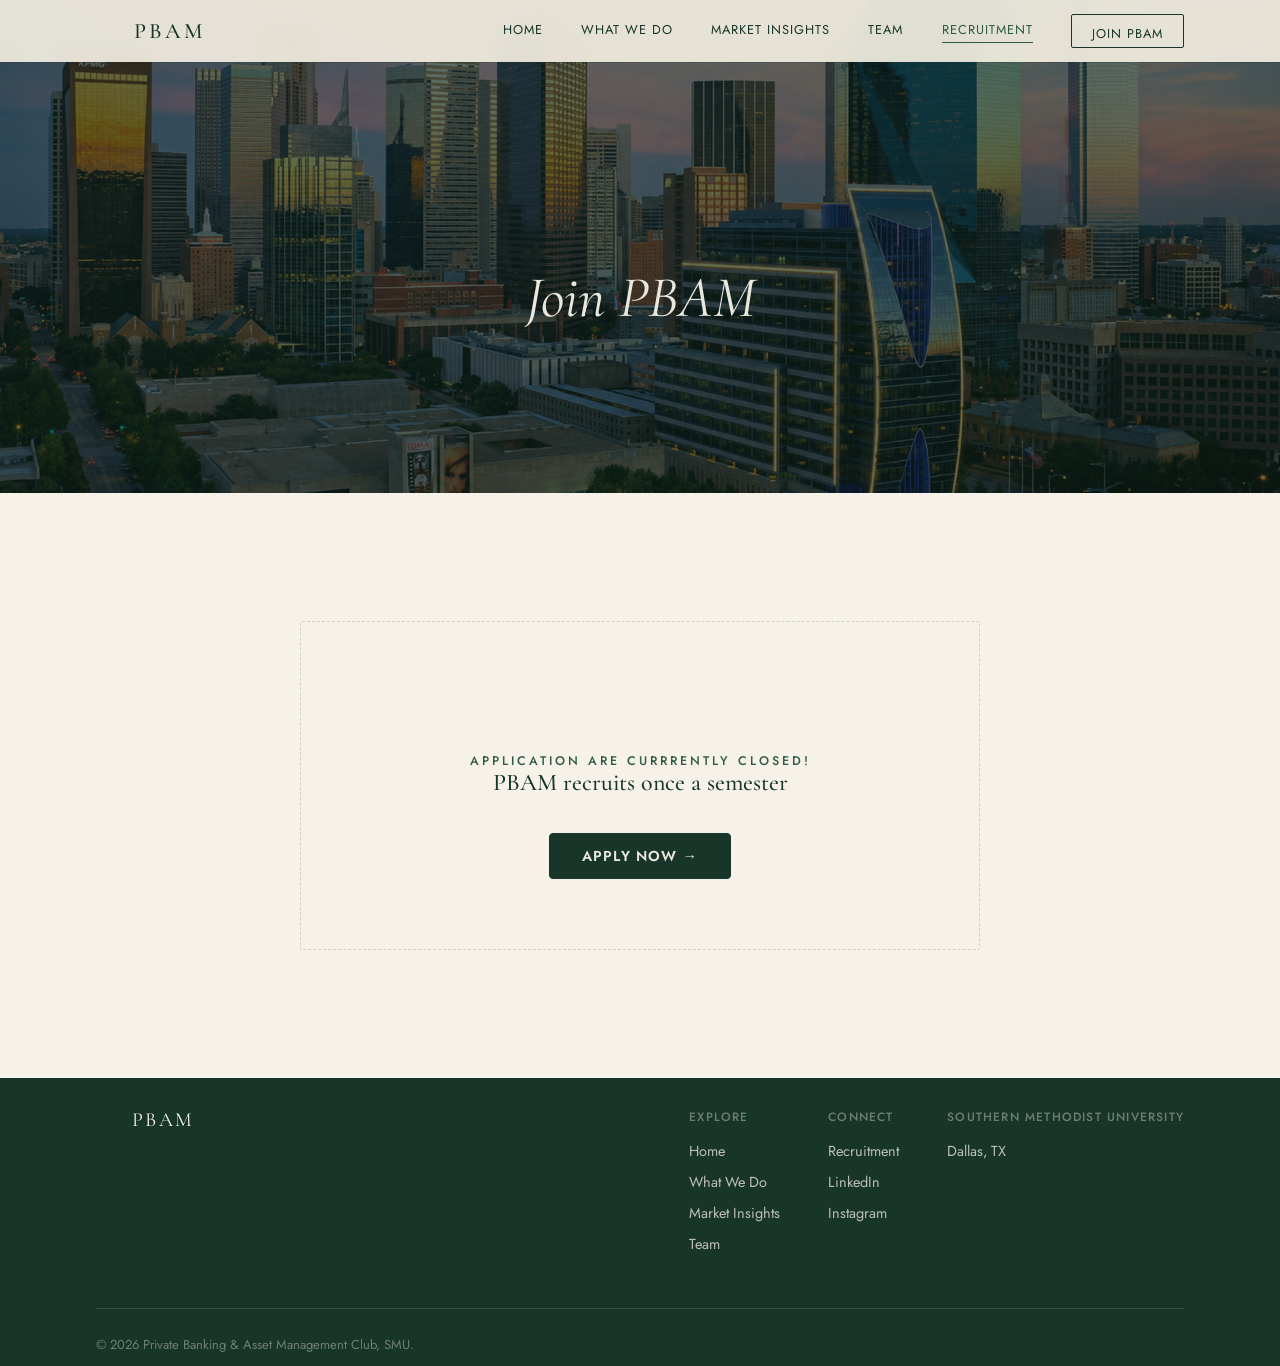
<file: recruitment.html>
<!DOCTYPE html>
<html lang="en">
<head>
  <meta charset="UTF-8">
  <meta name="viewport" content="width=device-width, initial-scale=1.0">
  <title>Recruitment — PBAM SMU</title>
  <meta name="description" content="Recruitment information for the Private Banking and Asset Management Club at SMU.">
  <link rel="icon" type="image/png" href="images/PBAM-Logo.png">
  <link rel="preconnect" href="https://fonts.googleapis.com">
  <link rel="preconnect" href="https://fonts.gstatic.com" crossorigin>
  <link href="https://fonts.googleapis.com/css2?family=Cormorant+Garamond:ital,wght@0,400;0,500;0,600;1,400&family=Jost:wght@300;400;500;600&display=swap" rel="stylesheet">
  <link rel="stylesheet" href="styles.css">

  <style>
    /* HERO WITH SKYLINE BACKGROUND & CENTERED TITLE */
    .page-hero {
      position: relative !important;
      background-image: url('images/dallas-jpm skyline.png') !important;
      background-size: cover !important;
      background-position: center center !important;
      background-repeat: no-repeat !important;
      background-color: transparent !important;
      overflow: hidden;
      padding: 100px 0 !important;
      text-align: center !important;
    }

    /* Semi-transparent overlay over hero image */
    .page-hero::before {
      content: "";
      position: absolute;
      top: 0;
      left: 0;
      width: 100%;
      height: 100%;
      background-color: rgba(15, 35, 25, 0.65);
      z-index: 1;
    }

    .page-hero-inner {
      position: relative;
      z-index: 2;
      display: flex;
      justify-content: center;
      align-items: center;
      text-align: center !important;
    }

    /* Hide the watermark SVG icon in the background */
    .page-hero > .col-mark {
      display: none !important;
    }

    /* Match "Join PBAM." heading styling to "Asset Management" on Home Page */
    .page-hero h1 {
      font-family: 'Cormorant Garamond', serif !important;
      font-style: italic !important;
      font-weight: 400 !important;
      color: #EAE8DC !important;
      margin: 0 auto !important;
      text-align: center !important;
    }

    /* APPLICATION CTA BUTTON STYLES */
    .apply-btn {
      display: inline-block;
      margin-top: 24px;
      padding: 12px 32px;
      background-color: #18352A;
      color: #EAE8DC;
      font-family: 'Jost', sans-serif;
      font-size: 0.9rem;
      font-weight: 600;
      letter-spacing: 0.08em;
      text-transform: uppercase;
      text-decoration: none;
      border: 1px solid #18352A;
      border-radius: 4px;
      transition: all 0.25s ease;
      cursor: pointer;
    }

    .apply-btn:hover {
      background-color: #EAE8DC;
      color: #18352A;
      border-color: #18352A;
      transform: translateY(-2px);
      box-shadow: 0 4px 12px rgba(21, 40, 32, 0.15);
    }

    /* MOBILE NAVIGATION STYLING FIXES */
    @media (max-width: 768px) {
      /* Force mobile dropdown text links to render white */
      .nav-links a,
      .nav-links.open a,
      #navLinks a {
        color: #EAE8DC !important;
      }

      .nav-links a:hover,
      .nav-links a[aria-current="page"] {
        color: #FFFFFF !important;
        opacity: 0.85;
      }

      /* Ensure hamburger icon bars remain visible */
      .nav-toggle span {
        background-color: #18352A;
      }
    }
  </style>
</head>
<body>

<a href="#main" class="skip-link">Skip to content</a>

<svg style="display:none">
  <symbol id="col-icon" viewBox="0 0 60 60">
    <line x1="8" y1="10" x2="52" y2="10"/>
    <line x1="11" y1="15" x2="49" y2="15"/>
    <line x1="14" y1="20" x2="17" y2="46"/>
    <line x1="24" y1="20" x2="24" y2="46"/>
    <line x1="30" y1="20" x2="30" y2="46"/>
    <line x1="36" y1="20" x2="36" y2="46"/>
    <line x1="46" y1="20" x2="43" y2="46"/>
    <line x1="9" y1="50" x2="51" y2="50"/>
  </symbol>
</svg>

<header id="siteHeader" class="static-light">
  <nav class="wrap">
    <a href="index.html" class="brand">
      <svg class="col-mark" viewBox="0 0 60 60"><use href="#col-icon"/></svg>
      <span class="brand-name">PBAM</span>
    </a>
    <button class="nav-toggle" id="navToggle" aria-label="Toggle menu">
      <span></span><span></span><span></span>
    </button>
    <div class="nav-links" id="navLinks">
      <a href="index.html">Home</a>
      <a href="what-we-do.html">What We Do</a>
      <a href="market-insights.html">Market Insights</a>
      <a href="team.html">Team</a>
      <a href="recruitment.html" aria-current="page">Recruitment</a>
      <a href="recruitment.html" class="nav-cta">Join PBAM</a>
    </div>
  </nav>
</header>

<main id="main">

  <!-- PAGE HERO -->
  <section class="page-hero">
    <div class="wrap page-hero-inner">
      <h1>Join PBAM</h1>
    </div>
  </section>

  <section>
    <div class="wrap">
      <div class="placeholder-panel reveal">
        <svg class="col-mark" viewBox="0 0 60 60"><use href="#col-icon"/></svg>
        
        <!-- Dynamic content container populated by script -->
        <div id="recruitment-content"></div>
        
        <!-- CLICKABLE APPLICATION LINK BUTTON -->
        <a href="https://forms.cloud.microsoft/r/brCaYDeN8b" target="_blank" rel="noopener noreferrer" class="apply-btn" id="applyBtn">
          Apply Now &rarr;
        </a>
      </div>
    </div>
  </section>

</main>

<footer>
  <div class="wrap">
    <div class="foot-top">
      <div class="foot-brand">
        <svg class="col-mark" viewBox="0 0 60 60"><use href="#col-icon"/></svg>
        <span class="foot-brand-name">PBAM</span>
      </div>
      <div class="foot-links">
        <div class="foot-col">
          <h4>Explore</h4>
          <a href="index.html">Home</a>
          <a href="what-we-do.html">What We Do</a>
          <a href="market-insights.html">Market Insights</a>
          <a href="team.html">Team</a>
        </div>
        <div class="foot-col">
          <h4>Connect</h4>
          <a href="recruitment.html">Recruitment</a>
          <a href="https://www.linkedin.com/company/pb-am/" target="_blank" rel="noopener noreferrer">LinkedIn</a>
          <a href="https://www.instagram.com/smu.pbam/" target="_blank" rel="noopener noreferrer">Instagram</a>
        </div>
        <div class="foot-col">
          <h4>Southern Methodist University</h4>
          <p>Dallas, TX</p>
        </div>
      </div>
    </div>
    <div class="foot-bottom">
      <span>&copy; 2026 Private Banking &amp; Asset Management Club, SMU.</span>
    </div>
  </div>
</footer>

<script src="script.js"></script>

<script>
  document.addEventListener("DOMContentLoaded", function() {
    const applyBtn = document.getElementById("applyBtn");
    const container = document.getElementById("recruitment-content");

    if (!applyBtn || !container) return;

    const rawHref = applyBtn.getAttribute("href");

    if (rawHref && rawHref.trim() !== "#" && rawHref.trim() !== "") {
      container.innerHTML = `
        <div class="eyebrow">Application Are Currrently Closed!</div>
        <h2>PBAM recruits once a semester</h2>
      `;
      applyBtn.style.display = "inline-block";
    } else {
      container.innerHTML = `
        <div class="eyebrow">Coming Soon</div>
        <h2>Recruitment details are on the way</h2>
        <p>We're finalizing this semester's recruitment timeline, application, and events. Check back soon for dates and how to apply.</p>
      `;
      applyBtn.style.display = "none";
    }
  });
</script>

</body>
</html>
</file>
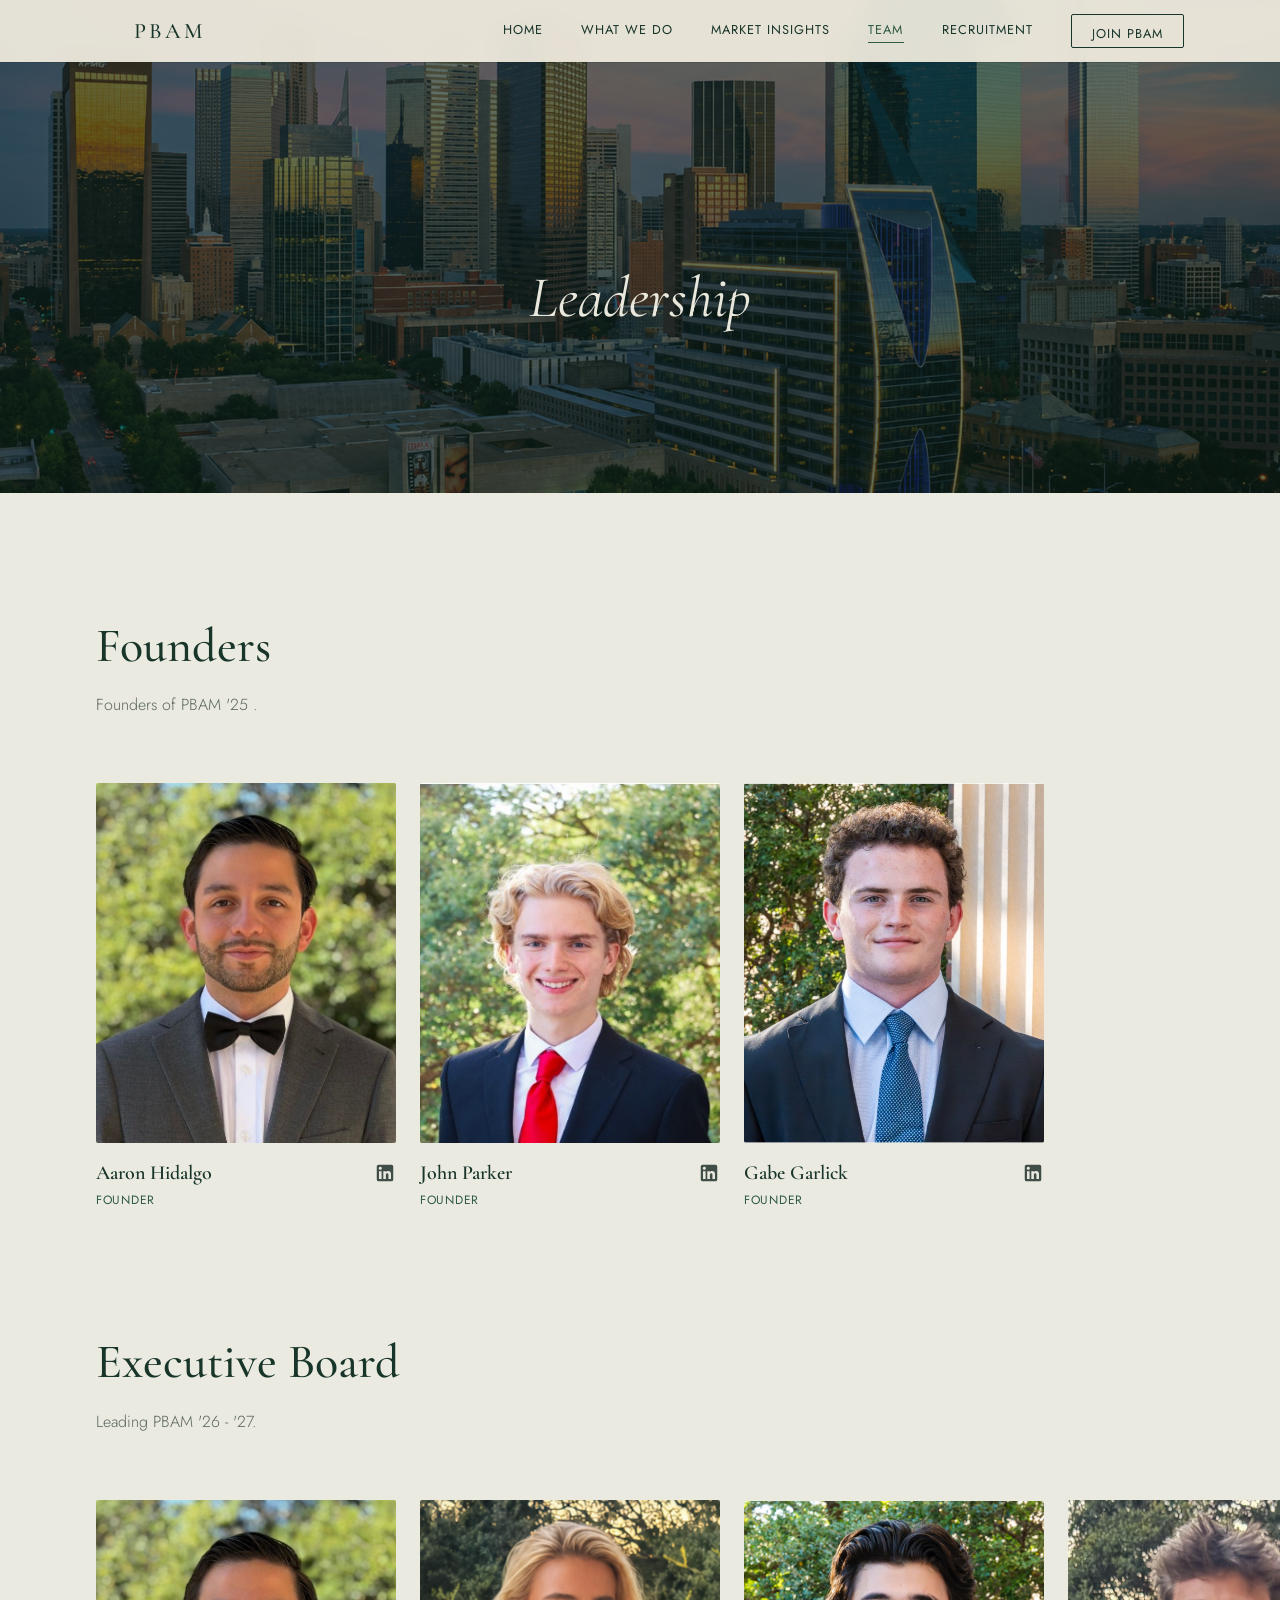
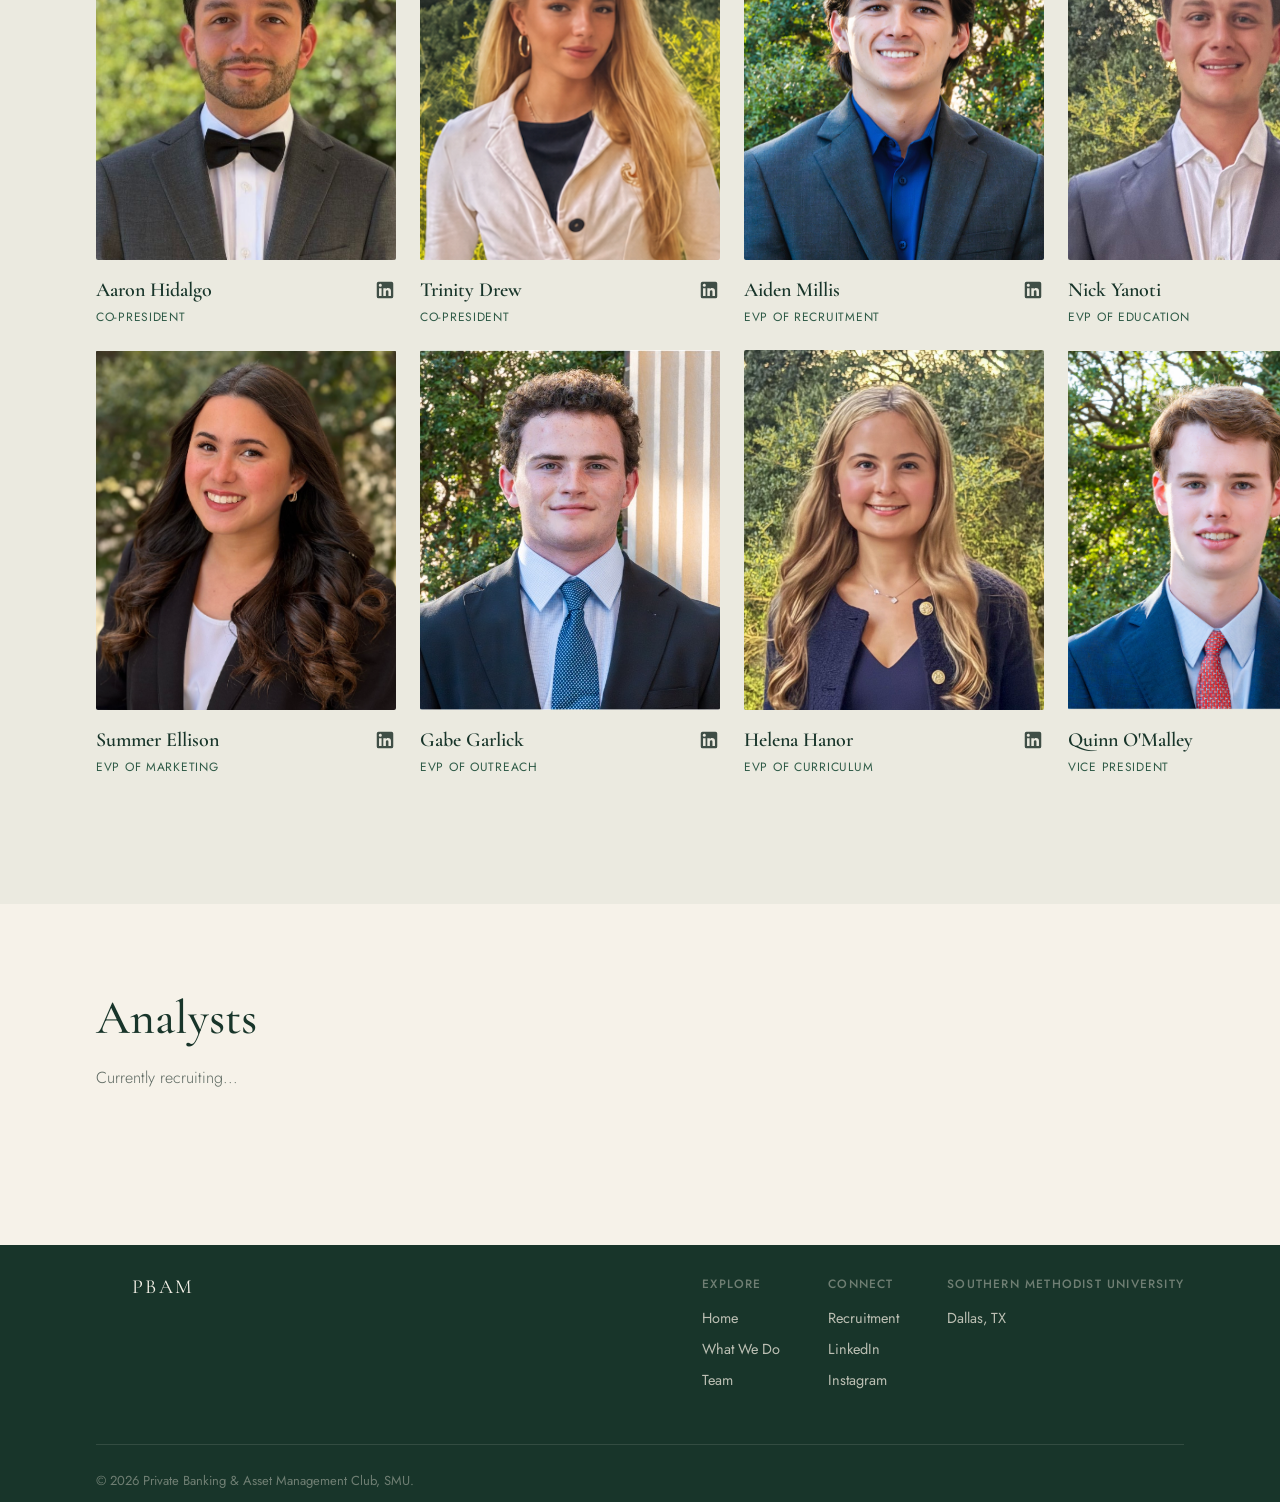
<file: team.html>
<!DOCTYPE html>
<html lang="en">
<head>
  <meta charset="UTF-8">
  <meta name="viewport" content="width=device-width, initial-scale=1.0">
  
  <title>Team — PBAM SMU</title>
  <meta name="description" content="Meet the executive team and analysts of the Private Banking and Asset Management Club at SMU.">
  <link rel="icon" type="image/png" href="images/PBAM-Logo.png">
  <link rel="preconnect" href="https://fonts.googleapis.com">
  <link rel="preconnect" href="https://fonts.gstatic.com" crossorigin>
  <link href="https://fonts.googleapis.com/css2?family=Cormorant+Garamond:ital,wght@0,400;0,500;0,600;1,400&family=Jost:wght@300;400;500;600&display=swap" rel="stylesheet">
  <link rel="stylesheet" href="styles.css">

<style>
  /* HERO WITH SKYLINE BACKGROUND & CENTERED TITLE */
  .page-hero {
    position: relative !important;
    background-image: url('images/dallas-jpm skyline.png') !important;
    background-size: cover !important;
    background-position: center center !important;
    background-repeat: no-repeat !important;
    background-color: transparent !important;
    overflow: hidden;
    padding: 100px 0 !important;
    text-align: center !important;
  }

  /* Semi-transparent overlay over hero image */
  .page-hero::before {
    content: "";
    position: absolute;
    top: 0;
    left: 0;
    width: 100%;
    height: 100%;
    background-color: rgba(15, 35, 25, 0.65);
    z-index: 1;
  }

  .page-hero-inner {
    position: relative;
    z-index: 2;
    display: flex;
    justify-content: center;
    align-items: center;
    text-align: center !important;
  }

  .page-hero h1 {
    font-family: 'Cormorant Garamond', serif !important;
    font-style: italic !important;
    font-weight: 400 !important;
    color: #EAE8DC !important;
    margin: 0 auto !important;
    text-align: center !important;
  }

  .page-hero > .col-mark {
    display: none !important;
  }

  /* Join PBAM button styling */
  .btn-primary,
  a.btn-primary {
    background-color: #EAE8DC !important;
    border-color: #EAE8DC !important;
    color: #152820 !important;
  }

  /* 4-COLUMN GRID LAYOUT */
  .team-grid {
    display: grid !important;
    grid-template-columns: repeat(4, 1fr) !important;
    gap: 24px !important;
  }

  /* FORCE ALL TEAM & FOUNDER PHOTOS TO BE LARGER & FILL CARDS */
  .team-photo {
    position: relative !important;
    width: 100% !important;
    height: 360px !important; /* Increased height for larger headshots */
    overflow: hidden !important;
    background-color: transparent !important;
  }

  .team-photo img {
    width: 100% !important;
    height: 100% !important;
    object-fit: cover !important;
    object-position: center top !important;
    display: block !important;
  }

  /* Flex layout to align the name and LinkedIn icon side-by-side */
  .team-name {
    display: flex !important;
    align-items: center !important;
    justify-content: space-between !important;
    gap: 10px;
  }

  /* LinkedIn icon link styling */
  .linkedin-link {
    display: inline-flex;
    align-items: center;
    color: #152820;
    opacity: 0.8;
    transition: opacity 0.2s ease, transform 0.2s ease;
    text-decoration: none;
  }

  .linkedin-link:hover {
    opacity: 1;
    transform: translateY(-1px);
  }

  .linkedin-icon {
    width: 22px;
    height: 22px;
    fill: currentColor;
  }

  /* RESPONSIVE BREAKPOINTS */
  @media (max-width: 1024px) {
    .team-grid {
      grid-template-columns: repeat(2, 1fr) !important;
    }
  }

  @media (max-width: 768px) {
    /* FORCE MOBILE HAMBURGER DROPDOWN LINKS TO RENDER IN WHITE */
    .nav-links a,
    .nav-links.open a,
    #navLinks a {
      color: #EAE8DC !important;
    }

    .nav-links a:hover,
    .nav-links a[aria-current="page"] {
      color: #FFFFFF !important;
      opacity: 0.85;
    }

    .nav-toggle span {
      background-color: #18352A;
    }
  }

  @media (max-width: 600px) {
    .team-grid {
      grid-template-columns: 1fr !important;
    }

    }
  /* Zoom in specifically on Trinity Drew headshot */
  .team-photo img[src*="Trinity-Drew"] {
    transform: scale(1.65);
    transform-origin: center 35%;
  }

  /* Zoom in specifically on Nick Yanoti and Helena Hanor headshots */
  .team-photo img[src*="Nick-Yanoti"],
  .team-photo img[src*="Helena-Hanor"] {
    transform: scale(1.90);
    transform-origin: center 55%;
  }

</style>
</head>
<body>

<a href="#main" class="skip-link">Skip to content</a>

<svg style="display:none">
  <symbol id="col-icon" viewBox="0 0 60 60">
    <line x1="8" y1="10" x2="52" y2="10"/>
    <line x1="11" y1="15" x2="49" y2="15"/>
    <line x1="14" y1="20" x2="17" y2="46"/>
    <line x1="24" y1="20" x2="24" y2="46"/>
    <line x1="30" y1="20" x2="30" y2="46"/>
    <line x1="36" y1="20" x2="36" y2="46"/>
    <line x1="46" y1="20" x2="43" y2="46"/>
    <line x1="9" y1="50" x2="51" y2="50"/>
  </symbol>
</svg>

<header id="siteHeader" class="static-light">
  <nav class="wrap">
    <a href="index.html" class="brand">
      <svg class="col-mark" viewBox="0 0 60 60"><use href="#col-icon"/></svg>
      <span class="brand-name">PBAM</span>
    </a>
    <button class="nav-toggle" id="navToggle" aria-label="Toggle menu">
      <span></span><span></span><span></span>
    </button>
    <div class="nav-links" id="navLinks">
      <a href="index.html">Home</a>
      <a href="what-we-do.html">What We Do</a>
      <a href="market-insights.html">Market Insights</a>
      <a href="team.html" aria-current="page">Team</a>
      <a href="recruitment.html">Recruitment</a>
      <a href="recruitment.html" class="nav-cta">Join PBAM</a>
    </div>
  </nav>
</header>

<main id="main">

  <!-- PAGE HERO -->
  <section class="page-hero">
    <div class="wrap page-hero-inner">
      <h1>Leadership</h1>
    </div>
  </section>

  <!-- FOUNDERS -->
  <section class="team" style="padding-bottom: 0;">
    <div class="wrap">
      <div class="section-head reveal">
        <h2>Founders</h2>
        <p>Founders of PBAM '25 .</p>
      </div>
      <div class="team-grid">
        <!-- Founder 1: Aaron Hidalgo -->
        <div class="team-card reveal">
          <div class="team-photo">
            <img src="images/Aaron-Hidalgo.jpg" alt="Aaron Hidalgo">
          </div>
          <div class="team-name">
            <span>Aaron Hidalgo</span>
            <a href="https://www.linkedin.com/in/aihidalgo/" target="_blank" rel="noopener noreferrer" class="linkedin-link" aria-label="Aaron Hidalgo LinkedIn">
              <svg class="linkedin-icon" viewBox="0 0 24 24"><path d="M19 3a2 2 0 0 1 2 2v14a2 2 0 0 1-2 2H5a2 2 0 0 1-2-2V5a2 2 0 0 1 2-2h14m-.5 15.5v-5.3a3.26 3.26 0 0 0-3.26-3.26c-.85 0-1.84.52-2.28 1.3v-1.11h-2.79v8.37h2.79v-4.93c0-.77.62-1.4 1.39-1.4a1.4 1.4 0 0 1 1.4 1.4v4.93h2.75M6.88 8.56a1.68 1.68 0 0 0 1.68-1.68c0-.93-.75-1.69-1.68-1.69a1.69 1.69 0 0 0-1.69 1.69c0 .93.76 1.68 1.69 1.68m1.39 9.94v-8.37H5.5v8.37h2.77z"/></svg>
            </a>
          </div>
          <div class="team-role">Founder</div>
        </div>

        <!-- Founder 2: John Parker -->
        <div class="team-card reveal">
          <div class="team-photo">
            <img src="images/John-Parker.jpg" alt="John Parker">
          </div>
          <div class="team-name">
            <span>John Parker</span>
            <a href="https://www.linkedin.com/in/johnjparker2005/" target="_blank" rel="noopener noreferrer" class="linkedin-link" aria-label="John Parker LinkedIn">
              <svg class="linkedin-icon" viewBox="0 0 24 24"><path d="M19 3a2 2 0 0 1 2 2v14a2 2 0 0 1-2 2H5a2 2 0 0 1-2-2V5a2 2 0 0 1 2-2h14m-.5 15.5v-5.3a3.26 3.26 0 0 0-3.26-3.26c-.85 0-1.84.52-2.28 1.3v-1.11h-2.79v8.37h2.79v-4.93c0-.77.62-1.4 1.39-1.4a1.4 1.4 0 0 1 1.4 1.4v4.93h2.75M6.88 8.56a1.68 1.68 0 0 0 1.68-1.68c0-.93-.75-1.69-1.68-1.69a1.69 1.69 0 0 0-1.69 1.69c0 .93.76 1.68 1.69 1.68m1.39 9.94v-8.37H5.5v8.37h2.77z"/></svg>
            </a>
          </div>
          <div class="team-role">Founder</div>
        </div>

        <!-- Founder 3: Gabe Garlick -->
        <div class="team-card reveal">
          <div class="team-photo">
            <img src="images/Gabe-Garlick.jpg" alt="Gabe Garlick">
          </div>
          <div class="team-name">
            <span>Gabe Garlick</span>
            <a href="https://www.linkedin.com/in/gabriel-garlick/" target="_blank" rel="noopener noreferrer" class="linkedin-link" aria-label="Gabe Garlick LinkedIn">
              <svg class="linkedin-icon" viewBox="0 0 24 24"><path d="M19 3a2 2 0 0 1 2 2v14a2 2 0 0 1-2 2H5a2 2 0 0 1-2-2V5a2 2 0 0 1 2-2h14m-.5 15.5v-5.3a3.26 3.26 0 0 0-3.26-3.26c-.85 0-1.84.52-2.28 1.3v-1.11h-2.79v8.37h2.79v-4.93c0-.77.62-1.4 1.39-1.4a1.4 1.4 0 0 1 1.4 1.4v4.93h2.75M6.88 8.56a1.68 1.68 0 0 0 1.68-1.68c0-.93-.75-1.69-1.68-1.69a1.69 1.69 0 0 0-1.69 1.69c0 .93.76 1.68 1.69 1.68m1.39 9.94v-8.37H5.5v8.37h2.77z"/></svg>
            </a>
          </div>
          <div class="team-role">Founder</div>
        </div>
      </div>
    </div>
  </section>
  
  <!-- EXEC TEAM -->
  <section class="team">
    <div class="wrap">
      <div class="section-head reveal">
        <h2>Executive Board</h2>
        <p>Leading PBAM '26 - '27.</p>
      </div>
      <div class="team-grid">
        <!-- Aaron Hidalgo -->
        <div class="team-card reveal">
          <div class="team-photo">
            <img src="images/Aaron-Hidalgo.jpg" alt="Aaron Hidalgo">
          </div>
          <div class="team-name">
            <span>Aaron Hidalgo</span>
            <a href="https://www.linkedin.com/in/aihidalgo/" target="_blank" rel="noopener noreferrer" class="linkedin-link" aria-label="Aaron Hidalgo LinkedIn">
              <svg class="linkedin-icon" viewBox="0 0 24 24"><path d="M19 3a2 2 0 0 1 2 2v14a2 2 0 0 1-2 2H5a2 2 0 0 1-2-2V5a2 2 0 0 1 2-2h14m-.5 15.5v-5.3a3.26 3.26 0 0 0-3.26-3.26c-.85 0-1.84.52-2.28 1.3v-1.11h-2.79v8.37h2.79v-4.93c0-.77.62-1.4 1.39-1.4a1.4 1.4 0 0 1 1.4 1.4v4.93h2.75M6.88 8.56a1.68 1.68 0 0 0 1.68-1.68c0-.93-.75-1.69-1.68-1.69a1.69 1.69 0 0 0-1.69 1.69c0 .93.76 1.68 1.69 1.68m1.39 9.94v-8.37H5.5v8.37h2.77z"/></svg>
            </a>
          </div>
          <div class="team-role">Co-President</div>
        </div>

        <!-- Trinity Drew -->
        <div class="team-card reveal">
          <div class="team-photo">
            <img src="images/Trinity-Drew.png" alt="Trinity Drew">
          </div>
          <div class="team-name">
            <span>Trinity Drew</span>
            <a href="https://www.linkedin.com/in/trinity-drew/" target="_blank" rel="noopener noreferrer" class="linkedin-link" aria-label="Trinity Drew LinkedIn">
              <svg class="linkedin-icon" viewBox="0 0 24 24"><path d="M19 3a2 2 0 0 1 2 2v14a2 2 0 0 1-2 2H5a2 2 0 0 1-2-2V5a2 2 0 0 1 2-2h14m-.5 15.5v-5.3a3.26 3.26 0 0 0-3.26-3.26c-.85 0-1.84.52-2.28 1.3v-1.11h-2.79v8.37h2.79v-4.93c0-.77.62-1.4 1.39-1.4a1.4 1.4 0 0 1 1.4 1.4v4.93h2.75M6.88 8.56a1.68 1.68 0 0 0 1.68-1.68c0-.93-.75-1.69-1.68-1.69a1.69 1.69 0 0 0-1.69 1.69c0 .93.76 1.68 1.69 1.68m1.39 9.94v-8.37H5.5v8.37h2.77z"/></svg>
            </a>
          </div>
          <div class="team-role">Co-President</div>
        </div>

        <!-- Aiden Millis -->
        <div class="team-card reveal">
          <div class="team-photo">
            <img src="images/Aiden-Millis.png" alt="Aiden Millis">
          </div>
          <div class="team-name">
            <span>Aiden Millis</span>
            <a href="https://www.linkedin.com/in/aiden-millis1/" target="_blank" rel="noopener noreferrer" class="linkedin-link" aria-label="Aiden Millis LinkedIn">
              <svg class="linkedin-icon" viewBox="0 0 24 24"><path d="M19 3a2 2 0 0 1 2 2v14a2 2 0 0 1-2 2H5a2 2 0 0 1-2-2V5a2 2 0 0 1 2-2h14m-.5 15.5v-5.3a3.26 3.26 0 0 0-3.26-3.26c-.85 0-1.84.52-2.28 1.3v-1.11h-2.79v8.37h2.79v-4.93c0-.77.62-1.4 1.39-1.4a1.4 1.4 0 0 1 1.4 1.4v4.93h2.75M6.88 8.56a1.68 1.68 0 0 0 1.68-1.68c0-.93-.75-1.69-1.68-1.69a1.69 1.69 0 0 0-1.69 1.69c0 .93.76 1.68 1.69 1.68m1.39 9.94v-8.37H5.5v8.37h2.77z"/></svg>
            </a>
          </div>
          <div class="team-role">EVP of Recruitment</div>
        </div>

        <!-- Nick Yanoti -->
        <div class="team-card reveal">
          <div class="team-photo">
            <img src="images/Nick-Yanoti.png" alt="Nick Yanoti">
          </div>
          <div class="team-name">
            <span>Nick Yanoti</span>
            <a href="https://www.linkedin.com/in/nicholasyanoti/" target="_blank" rel="noopener noreferrer" class="linkedin-link" aria-label="Nick Yanoti LinkedIn">
              <svg class="linkedin-icon" viewBox="0 0 24 24"><path d="M19 3a2 2 0 0 1 2 2v14a2 2 0 0 1-2 2H5a2 2 0 0 1-2-2V5a2 2 0 0 1 2-2h14m-.5 15.5v-5.3a3.26 3.26 0 0 0-3.26-3.26c-.85 0-1.84.52-2.28 1.3v-1.11h-2.79v8.37h2.79v-4.93c0-.77.62-1.4 1.39-1.4a1.4 1.4 0 0 1 1.4 1.4v4.93h2.75M6.88 8.56a1.68 1.68 0 0 0 1.68-1.68c0-.93-.75-1.69-1.68-1.69a1.69 1.69 0 0 0-1.69 1.69c0 .93.76 1.68 1.69 1.68m1.39 9.94v-8.37H5.5v8.37h2.77z"/></svg>
            </a>
          </div>
          <div class="team-role">EVP of Education</div>
        </div>

        <!-- Summer Ellison -->
        <div class="team-card reveal">
          <div class="team-photo">
            <img src="images/Summer-Ellison.png" alt="Summer Ellison">
          </div>
          <div class="team-name">
            <span>Summer Ellison</span>
            <a href="https://www.linkedin.com/in/summer-ellison/" target="_blank" rel="noopener noreferrer" class="linkedin-link" aria-label="Summer Ellison LinkedIn">
              <svg class="linkedin-icon" viewBox="0 0 24 24"><path d="M19 3a2 2 0 0 1 2 2v14a2 2 0 0 1-2 2H5a2 2 0 0 1-2-2V5a2 2 0 0 1 2-2h14m-.5 15.5v-5.3a3.26 3.26 0 0 0-3.26-3.26c-.85 0-1.84.52-2.28 1.3v-1.11h-2.79v8.37h2.79v-4.93c0-.77.62-1.4 1.39-1.4a1.4 1.4 0 0 1 1.4 1.4v4.93h2.75M6.88 8.56a1.68 1.68 0 0 0 1.68-1.68c0-.93-.75-1.69-1.68-1.69a1.69 1.69 0 0 0-1.69 1.69c0 .93.76 1.68 1.69 1.68m1.39 9.94v-8.37H5.5v8.37h2.77z"/></svg>
            </a>
          </div>
          <div class="team-role">EVP of Marketing</div>
        </div>

        <!-- Gabe Garlick -->
        <div class="team-card reveal">
          <div class="team-photo">
            <img src="images/Gabe-Garlick.jpg" alt="Gabe Garlick">
          </div>
          <div class="team-name">
            <span>Gabe Garlick</span>
            <a href="https://www.linkedin.com/in/gabriel-garlick/" target="_blank" rel="noopener noreferrer" class="linkedin-link" aria-label="Gabe Garlick LinkedIn">
              <svg class="linkedin-icon" viewBox="0 0 24 24"><path d="M19 3a2 2 0 0 1 2 2v14a2 2 0 0 1-2 2H5a2 2 0 0 1-2-2V5a2 2 0 0 1 2-2h14m-.5 15.5v-5.3a3.26 3.26 0 0 0-3.26-3.26c-.85 0-1.84.52-2.28 1.3v-1.11h-2.79v8.37h2.79v-4.93c0-.77.62-1.4 1.39-1.4a1.4 1.4 0 0 1 1.4 1.4v4.93h2.75M6.88 8.56a1.68 1.68 0 0 0 1.68-1.68c0-.93-.75-1.69-1.68-1.69a1.69 1.69 0 0 0-1.69 1.69c0 .93.76 1.68 1.69 1.68m1.39 9.94v-8.37H5.5v8.37h2.77z"/></svg>
            </a>
          </div>
          <div class="team-role">EVP of Outreach</div>
        </div>

        <!-- Helena Hanor -->
        <div class="team-card reveal">
          <div class="team-photo">
            <img src="images/Helena-Hanor.png" alt="Helena Hanor" class="zoom-in">
          </div>
          <div class="team-name">
            <span>Helena Hanor</span>
            <a href="https://www.linkedin.com/in/helena-hanor/" target="_blank" rel="noopener noreferrer" class="linkedin-link" aria-label="Helena Hanor LinkedIn">
              <svg class="linkedin-icon" viewBox="0 0 24 24"><path d="M19 3a2 2 0 0 1 2 2v14a2 2 0 0 1-2 2H5a2 2 0 0 1-2-2V5a2 2 0 0 1 2-2h14m-.5 15.5v-5.3a3.26 3.26 0 0 0-3.26-3.26c-.85 0-1.84.52-2.28 1.3v-1.11h-2.79v8.37h2.79v-4.93c0-.77.62-1.4 1.39-1.4a1.4 1.4 0 0 1 1.4 1.4v4.93h2.75M6.88 8.56a1.68 1.68 0 0 0 1.68-1.68c0-.93-.75-1.69-1.68-1.69a1.69 1.69 0 0 0-1.69 1.69c0 .93.76 1.68 1.69 1.68m1.39 9.94v-8.37H5.5v8.37h2.77z"/></svg>
            </a>
          </div>
          <div class="team-role">EVP of Curriculum</div>
        </div>

        <!-- Quinn O'Malley -->
        <div class="team-card reveal">
          <div class="team-photo">
            <img src="images/Quinn-OMalley.png" alt="Quinn O'Malley">
          </div>
          <div class="team-name">
            <span>Quinn O'Malley</span>
            <a href="https://www.linkedin.com/in/quinn-m-omalley/" target="_blank" rel="noopener noreferrer" class="linkedin-link" aria-label="Quinn O'Malley LinkedIn">
              <svg class="linkedin-icon" viewBox="0 0 24 24"><path d="M19 3a2 2 0 0 1 2 2v14a2 2 0 0 1-2 2H5a2 2 0 0 1-2-2V5a2 2 0 0 1 2-2h14m-.5 15.5v-5.3a3.26 3.26 0 0 0-3.26-3.26c-.85 0-1.84.52-2.28 1.3v-1.11h-2.79v8.37h2.79v-4.93c0-.77.62-1.4 1.39-1.4a1.4 1.4 0 0 1 1.4 1.4v4.93h2.75M6.88 8.56a1.68 1.68 0 0 0 1.68-1.68c0-.93-.75-1.69-1.68-1.69a1.69 1.69 0 0 0-1.69 1.69c0 .93.76 1.68 1.69 1.68m1.39 9.94v-8.37H5.5v8.37h2.77z"/></svg>
            </a>
          </div>
          <div class="team-role">Vice President</div>
        </div>
      </div>
    </div>
  </section>


  <!-- ANALYSTS -->
  <section class="about tight">
    <div class="wrap">
      <div class="section-head reveal">
        <h2>Analysts</h2>
        <p>Currently recruiting...</p>
      </div>
      <div class="team-grid analysts">

</main>

<footer>
  <div class="wrap">
    <div class="foot-top">
      <div class="foot-brand">
        <svg class="col-mark" viewBox="0 0 60 60"><use href="#col-icon"/></svg>
        <span class="foot-brand-name">PBAM</span>
      </div>
      <div class="foot-links">
        <div class="foot-col">
          <h4>Explore</h4>
          <a href="index.html">Home</a>
          <a href="what-we-do.html">What We Do</a>
          <a href="team.html">Team</a>
        </div>
        <div class="foot-col">
          <h4>Connect</h4>
          <a href="recruitment.html">Recruitment</a>
          <a href="https://www.linkedin.com/company/pb-am/" target="_blank" rel="noopener noreferrer">LinkedIn</a>
          <a href="https://www.instagram.com/smu.pbam/" target="_blank" rel="noopener noreferrer">Instagram</a>
        </div>
        <div class="foot-col">
          <h4>Southern Methodist University</h4>
          <p>Dallas, TX</p>
        </div>
      </div>
    </div>
    <div class="foot-bottom">
      <span>&copy; 2026 Private Banking &amp; Asset Management Club, SMU.</span>
    </div>
  </div>
</footer>

<script src="script.js"></script>
</body>
</html>
</file>
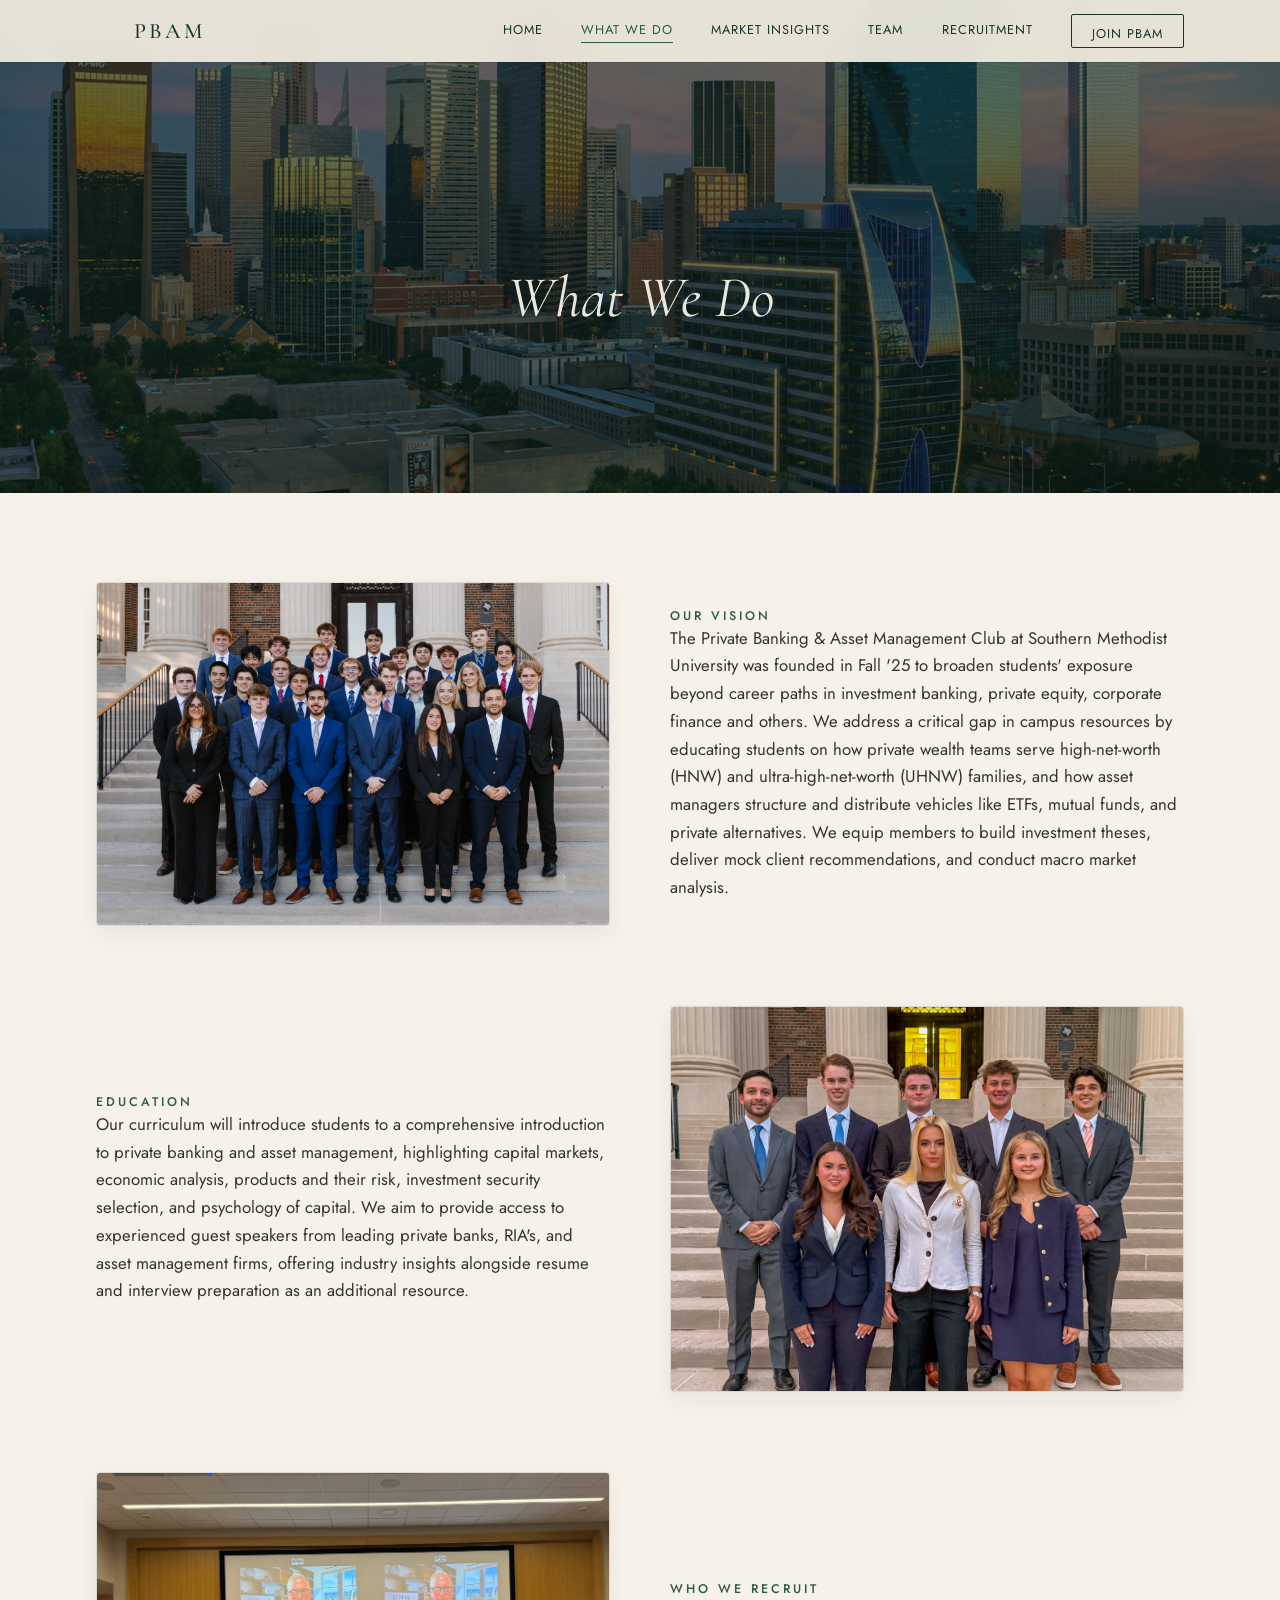
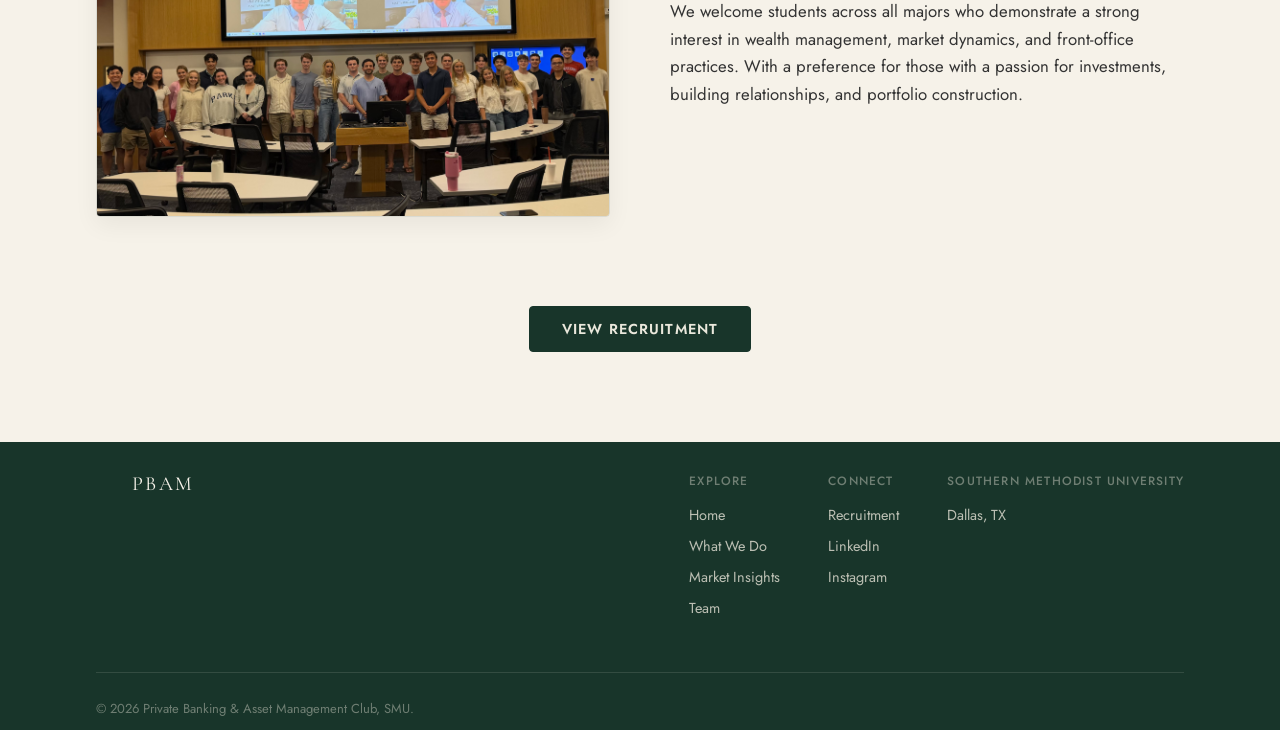
<file: what-we-do.html>
<!DOCTYPE html>
<html lang="en">
<head>
  <meta charset="UTF-8">
  <meta name="viewport" content="width=device-width, initial-scale=1.0">
  <meta name="description" content="Education, guest speakers, projects, and more from the Private Banking and Asset Management Club at SMU.">
  <link rel="icon" type="image/png" href="images/PBAM-Logo.png">
  <link rel="preconnect" href="https://fonts.googleapis.com">
  <link rel="preconnect" href="https://fonts.gstatic.com" crossorigin>
  <link href="https://fonts.googleapis.com/css2?family=Cormorant+Garamond:ital,wght@0,400;0,500;0,600;1,400&family=Jost:wght@300;400;500;600&display=swap" rel="stylesheet">
  <link rel="stylesheet" href="styles.css">

  <style>
    /* HERO WITH SKYLINE BACKGROUND & CENTERED TITLE */
    .page-hero {
      position: relative !important;
      background-image: url('images/dallas-jpm skyline.png') !important;
      background-size: cover !important;
      background-position: center center !important;
      background-repeat: no-repeat !important;
      background-attachment: scroll !important;
      background-color: transparent !important;
      overflow: hidden;
      padding: 100px 0 !important;
      text-align: center !important;
    }

    /* Semi-transparent overlay over hero image */
    .page-hero::before {
      content: "";
      position: absolute;
      top: 0;
      left: 0;
      width: 100%;
      height: 100%;
      background-color: rgba(15, 35, 25, 0.65);
      z-index: 1;
    }

    .page-hero-inner {
      position: relative;
      z-index: 2;
      display: flex;
      flex-direction: column;
      justify-content: center;
      align-items: center;
      text-align: center !important;
    }

    /* Hide the watermark SVG icon in the background */
    .page-hero > .col-mark {
      display: none !important;
    }

    /* Match heading styling to Recruitment Page */
    .page-hero h1 {
      font-family: 'Cormorant Garamond', serif !important;
      font-style: italic !important;
      font-weight: 400 !important;
      color: #EAE8DC !important;
      margin: 0 auto !important;
      text-align: center !important;
    }

    .page-hero p {
      color: #EAE8DC !important;
      max-width: 650px;
      margin: 16px auto 0 auto !important;
    }

    /* APPLICATION CTA BUTTON STYLES */
    .apply-btn {
      display: inline-block;
      padding: 12px 32px;
      background-color: #18352A;
      color: #EAE8DC;
      font-family: 'Jost', sans-serif;
      font-size: 0.9rem;
      font-weight: 600;
      letter-spacing: 0.08em;
      text-transform: uppercase;
      text-decoration: none;
      border: 1px solid #18352A;
      border-radius: 4px;
      transition: all 0.25s ease;
      cursor: pointer;
    }

    .apply-btn:hover {
      background-color: #EAE8DC;
      color: #18352A;
      border-color: #18352A;
      transform: translateY(-2px);
      box-shadow: 0 4px 12px rgba(21, 40, 32, 0.15);
    }

    /* FEATURE SHOWCASE SECTION STYLES */
    .feature-showcase {
      padding: 60px 0;
    }

    .feature-row {
      display: flex;
      align-items: center;
      gap: 60px;
      margin-bottom: 80px;
    }

    .feature-row:last-child {
      margin-bottom: 0;
    }

    /* Reverse layout for alternating rows */
    .feature-row.reverse {
      flex-direction: row-reverse;
    }

    .feature-media {
      flex: 1 1 50%;
      width: 100%;
    }

    .feature-img {
      width: 100%;
      height: auto;
      max-height: 480px;
      object-fit: cover;
      border-radius: 4px;
      border: 1px solid rgba(21, 40, 32, 0.12);
      box-shadow: 0 8px 24px rgba(0, 0, 0, 0.06);
      display: block;
    }

    .feature-content {
      flex: 1 1 50%;
    }

    .feature-content h2 {
      font-family: 'Cormorant Garamond', serif;
      font-size: clamp(28px, 3.5vw, 38px);
      color: #152820;
      margin: 8px 0 16px 0;
      line-height: 1.2;
    }

    .feature-content p {
      color: #333333;
      line-height: 1.65;
      font-size: 1.05rem;
    }

    /* MOBILE NAVIGATION STYLING FIXES */
    @media (max-width: 768px) {
      .feature-row,
      .feature-row.reverse {
        flex-direction: column;
        gap: 24px;
        margin-bottom: 50px;
      }

      /* Force mobile dropdown text links to render white */
      .nav-links a,
      .nav-links.open a,
      #navLinks a {
        color: #EAE8DC !important;
      }

      .nav-links a:hover,
      .nav-links a[aria-current="page"] {
        color: #FFFFFF !important;
        opacity: 0.85;
      }

      /* Optional: Ensure mobile toggle button icon bars stay clear */
      .nav-toggle span {
        background-color: #18352A;
      }
    }
  </style>
</head>
<body>

<a href="#main" class="skip-link">Skip to content</a>

<svg style="display:none">
  <symbol id="col-icon" viewBox="0 0 60 60">
    <line x1="8" y1="10" x2="52" y2="10"/>
    <line x1="11" y1="15" x2="49" y2="15"/>
    <line x1="14" y1="20" x2="17" y2="46"/>
    <line x1="24" y1="20" x2="24" y2="46"/>
    <line x1="30" y1="20" x2="30" y2="46"/>
    <line x1="36" y1="20" x2="36" y2="46"/>
    <line x1="46" y1="20" x2="43" y2="46"/>
    <line x1="9" y1="50" x2="51" y2="50"/>
  </symbol>
</svg>

<header id="siteHeader" class="static-light">
  <nav class="wrap">
    <a href="index.html" class="brand">
      <svg class="col-mark" viewBox="0 0 60 60"><use href="#col-icon"/></svg>
      <span class="brand-name">PBAM</span>
    </a>
    <button class="nav-toggle" id="navToggle" aria-label="Toggle menu">
      <span></span><span></span><span></span>
    </button>
    <div class="nav-links" id="navLinks">
      <a href="index.html">Home</a>
      <a href="what-we-do.html" aria-current="page">What We Do</a>
      <a href="market-insights.html">Market Insights</a>
      <a href="team.html">Team</a>
      <a href="recruitment.html">Recruitment</a>
      <a href="recruitment.html" class="nav-cta">Join PBAM</a>
    </div>
  </nav>
</header>

<main id="main">

  <!-- PAGE HERO -->
  <section class="page-hero">
    <div class="wrap page-hero-inner">
      <h1>What We Do</h1>
    </div>
  </section>

  <!-- ALTERNATING IMAGE & DETAIL SHOWCASE -->
  <section class="feature-showcase tight">
    <div class="wrap">
      
      <!-- FEATURE 1: IMAGE LEFT -->
      <div class="feature-row reveal">
        <div class="feature-media">
          <img src="images/PBAM-Fall'25-Group-Photo.jpg" alt="PBAM Group Photo" class="feature-img">
        </div>
        <div class="feature-content">
          <div class="eyebrow">Our Vision</div>
          <p>The Private Banking & Asset Management Club at Southern Methodist University was founded in Fall '25 to broaden students' exposure beyond career paths in investment banking, private equity, corporate finance and others. We address a critical gap in campus resources by educating students on how private wealth teams serve high-net-worth (HNW) and ultra-high-net-worth (UHNW) families, and how asset managers structure and distribute vehicles like ETFs, mutual funds, and private alternatives. We equip members to build investment theses, deliver mock client recommendations, and conduct macro market analysis.</p>
        </div>
      </div>

      <!-- FEATURE 2: IMAGE RIGHT -->
      <div class="feature-row reverse reveal">
        <div class="feature-media">
          <img src="images/PBAM-Pic.png" alt="SMU Dallas Campus" class="feature-img">
        </div>
        <div class="feature-content">
          <div class="eyebrow">Education</div>
          <p>Our curriculum will introduce students to a comprehensive introduction to private banking and asset management, highlighting capital markets, economic analysis, products and their risk, investment security selection, and psychology of capital. We aim to provide access to experienced guest speakers from leading private banks, RIA's, and asset management firms, offering industry insights alongside resume and interview preparation as an additional resource.</p>
        </div>
      </div>

      <!-- FEATURE 3: IMAGE LEFT -->
      <div class="feature-row reveal">
        <div class="feature-media">
          <img src="images/jpm-travis-hughes.png" alt="J.P. Morgan Presentation with Travis Hughes" class="feature-img">
        </div>
        <div class="feature-content">
          <div class="eyebrow">Who We Recruit</div>
          <p>We welcome students across all majors who demonstrate a strong interest in wealth management, market dynamics, and front-office practices. With a preference for those with a passion for investments, building relationships, and portfolio construction.</p>
        </div>
      </div>

    </div>
  </section>

  <!-- CTA -->
  <section class="tight" style="text-align:center; padding-top: 0;">
    <div class="wrap">
      <a href="recruitment.html" class="apply-btn">View Recruitment</a>
    </div>
  </section>
</main>

<footer>
  <div class="wrap">
    <div class="foot-top">
      <div class="foot-brand">
        <svg class="col-mark" viewBox="0 0 60 60"><use href="#col-icon"/></svg>
        <span class="foot-brand-name">PBAM</span>
      </div>
      <div class="foot-links">
        <div class="foot-col">
          <h4>Explore</h4>
          <a href="index.html">Home</a>
          <a href="what-we-do.html">What We Do</a>
          <a href="market-insights.html">Market Insights</a>
          <a href="team.html">Team</a>
        </div>
        <div class="foot-col">
          <h4>Connect</h4>
          <a href="recruitment.html">Recruitment</a>
          <a href="https://www.linkedin.com/company/pb-am/" target="_blank" rel="noopener noreferrer">LinkedIn</a>
          <a href="https://www.instagram.com/smu.pbam/" target="_blank" rel="noopener noreferrer">Instagram</a>
        </div>
        <div class="foot-col">
          <h4>Southern Methodist University</h4>
          <p>Dallas, TX</p>
        </div>
      </div>
    </div>
    <div class="foot-bottom">
      <span>&copy; 2026 Private Banking &amp; Asset Management Club, SMU.</span>
    </div>
  </div>
</footer>

<script src="script.js"></script>
</body>
</html>
</file>
<file: styles.css>
/* =========================================================
   PBAM — Private Banking & Asset Management Club, SMU
   Palette: Cream #F3EEE1 / Cream-2 #EAE3D2 / Sage #95AC91
            Forest #3E6B50 / Ink #152820 / Ink-2 #0F1E17
   ========================================================= */

:root{
  --cream:#F6F2E9;
  --cream-2:#EBEAE0;
  --sage:#8EAA95;
  --forest:#2E5A46;
  --ink:#18352A;
  --ink-2:#11261E;
  --line: rgba(21,40,32,0.16);
  --line-light: rgba(246,242,233,0.28);
  --serif: 'Cormorant Garamond', serif;
  --sans: 'Jost', sans-serif;
}

*{margin:0;padding:0;box-sizing:border-box;}
html{
  scroll-behavior:smooth;
  font-size: 100%;
}
body{
  background:var(--cream);
  color:var(--ink);
  font-family:var(--sans);
  font-weight:400;
  -webkit-font-smoothing:antialiased;
  overflow-x:hidden;
}

a{color:inherit;text-decoration:none;}
img, svg, video {
  max-width:100%;
  height:auto;
  display:block;
}

/* Fluid wrap padding */
.wrap{
  width: 90%;
  max-width:1300px;
  margin:0 auto;
  padding:0 clamp(16px, 4vw, 32px);
}

.eyebrow{
  font-family:var(--sans);
  font-size:clamp(11px, 1.2vw, 12.5px);
  letter-spacing:0.24em;
  text-transform:uppercase;
  font-weight:500;
  color:var(--forest);
}
.eyebrow.on-dark{color:var(--sage);}

h1,h2,h3{font-family:var(--serif);font-weight:500;line-height:1.05;}
:focus-visible{outline:2px solid var(--forest);outline-offset:3px;}

@media (prefers-reduced-motion: reduce){
  *{animation:none !important; transition:none !important;}
  html{scroll-behavior:auto;}
}

/* ---------- Skip link ---------- */
.skip-link{
  position:absolute;left:-999px;top:auto;
  background:var(--ink);color:var(--cream);
  padding:10px 18px;z-index:200;
}
.skip-link:focus{left:16px;top:16px;}

/* ---------- Column mark (shared motif, echoes the club logo) ---------- */
.col-mark{display:block;}
.col-mark path, .col-mark line{
  stroke:currentColor;
  stroke-width:2;
  fill:none;
  stroke-linecap:round;
}

/* ---------- Nav ---------- */
header{
  position:fixed;top:0;left:0;right:0;z-index:100;
  padding: clamp(14px, 2vw, 22px) 0;
  transition:background .4s ease, padding .4s ease, box-shadow .4s ease;
}
header.scrolled,
header.static-light{
  background:rgba(243,238,225,0.92);
  backdrop-filter:blur(10px);
  padding:14px 0;
  box-shadow:0 1px 0 var(--line);
}

header.static-light .brand,
header.static-light .nav-links a,
header.static-light .nav-cta{color:var(--ink);}
header.static-light .nav-cta{border-color:var(--ink);}
header.static-light .nav-cta:hover{background:var(--ink);color:var(--cream);}

nav{display:flex;align-items:center;justify-content:space-between;}
.brand{display:flex;align-items:center;gap:12px;color:var(--cream);transition:color .4s ease;}
header.scrolled .brand{color:var(--ink);}
.brand .col-mark{width:26px;height:26px;}
.brand-name{font-family:var(--serif);font-size:clamp(18px, 2.2vw, 22px);letter-spacing:0.14em;font-weight:500;}

.nav-links{display:flex;gap:clamp(16px, 3vw, 38px);align-items:center;}
.nav-links a{
  font-size:clamp(11px, 1vw, 13px);
  letter-spacing:0.08em;
  text-transform:uppercase;
  color:var(--cream);
  position:relative;
  padding-bottom:4px;
  transition:color .4s ease;
}
header.scrolled .nav-links a{color:var(--ink);}
.nav-links a::after{
  content:'';position:absolute;left:0;bottom:0;width:0;height:1px;
  background:currentColor;transition:width .3s ease;
}
.nav-links a:hover::after,
.nav-links a[aria-current="page"]::after{width:100%;}
.nav-links a[aria-current="page"]{color:var(--sage);}
header.scrolled .nav-links a[aria-current="page"],
header.static-light .nav-links a[aria-current="page"]{color:var(--forest);}

.nav-cta{
  border:1px solid var(--cream);padding:9px 20px;border-radius:2px;
  font-size:12px;letter-spacing:0.1em;text-transform:uppercase;
  color:var(--cream);transition:all .3s ease;
}
header.scrolled .nav-cta{border-color:var(--ink);color:var(--ink);}
.nav-cta:hover{background:var(--cream);color:var(--ink);}
header.scrolled .nav-cta:hover{background:var(--ink);color:var(--cream);}
.nav-toggle{display:none;}

/* ---------- Big hero (home page) ---------- */
.hero{
  position:relative;min-height:100vh;background:var(--ink);color:var(--cream);
  display:flex;align-items:center;overflow:hidden;
}
.hero-cols{position:absolute;inset:0;display:flex;justify-content:space-between;opacity:0.5;pointer-events:none;}
.hero-cols svg{height:100%;width:auto;color:var(--sage);opacity:0.14;}
.hero-inner{
  position:relative;z-index:2;
  padding: clamp(120px, 18vw, 180px) 0 clamp(60px, 10vw, 120px);
}
.hero .eyebrow{margin-bottom:22px;display:flex;align-items:center;gap:12px;}
.hero .eyebrow .rule{width:34px;height:1px;background:var(--sage);display:inline-block;}
.hero h1{font-size:clamp(32px, 6.2vw, 84px);max-width:920px;color:var(--cream);}
.hero h1 em{font-style:italic;color:var(--sage);}
.hero-sub{max-width:560px;margin-top:30px;font-size:clamp(15px, 1.5vw, 17px);line-height:1.75;color:rgba(243,238,225,0.78);font-weight:300;}
.hero-actions{display:flex;gap:18px;margin-top:44px;flex-wrap:wrap;}
.hero-base{position:absolute;bottom:0;left:0;right:0;height:1px;background:linear-gradient(90deg, transparent, var(--line-light), transparent);}

/* ---------- Small hero (inner pages) ---------- */
.page-hero{background:var(--ink);color:var(--cream);position:relative;overflow:hidden;}
.page-hero-inner{position:relative;z-index:2;padding:clamp(120px, 15vw, 168px) 0 clamp(40px, 6vw, 64px);}
.page-hero .eyebrow{margin-bottom:16px;display:flex;align-items:center;gap:12px;}
.page-hero .eyebrow .rule{width:34px;height:1px;background:var(--sage);display:inline-block;}
.page-hero h1{font-size:clamp(28px, 5vw, 58px);color:var(--cream);max-width:20ch;}
.page-hero p{max-width:56ch;margin-top:18px;font-size:clamp(14px, 1.4vw, 16px);line-height:1.75;color:rgba(243,238,225,0.72);font-weight:300;}
.page-hero .col-mark{position:absolute;right:-40px;top:50%;transform:translateY(-50%);width:280px;height:280px;color:var(--sage);opacity:0.08;pointer-events:none;}

/* ---------- Buttons ---------- */
.btn{
  display:inline-flex;align-items:center;gap:10px;padding:15px 30px;
  font-size:12.5px;letter-spacing:0.12em;text-transform:uppercase;
  border-radius:2px;transition:all .3s ease;font-weight:500;
}
.btn-primary{background:var(--sage);color:var(--ink-2);}
.btn-primary:hover{background:var(--cream);}
.btn-ghost{border:1px solid var(--line-light);color:var(--cream);}
.btn-ghost:hover{background:rgba(243,238,225,0.08);border-color:rgba(243,238,225,0.5);}
.btn-outline-dark{border:1px solid var(--ink);color:var(--ink);}
.btn-outline-dark:hover{background:var(--ink);color:var(--cream);}

/* ---------- Section scaffolding ---------- */
section{padding:clamp(60px, 10vw, 130px) 0;position:relative;}
section.tight{padding:clamp(40px, 7vw, 90px) 0;}
section.flush-top{padding-top:56px;}
.section-head{max-width:640px;margin-bottom:clamp(32px, 5vw, 64px);}
.section-head .eyebrow{margin-bottom:18px;}
.section-head h2{font-size:clamp(26px, 4vw, 48px);}
.section-head p{margin-top:20px;font-size:clamp(14px, 1.4vw, 16px);line-height:1.75;color:rgba(21,40,32,0.68);font-weight:300;}
.section-head.centered{margin-left:auto;margin-right:auto;text-align:center;}

/* ---------- About / Our Mission Grid ---------- */
.about{background:var(--cream);}
.about-grid{
  display:grid;
  grid-template-columns: 1.2fr 0.8fr;
  gap:clamp(32px, 6vw, 70px);
  align-items:center;
}
.about-figure{
  position:relative;
  background-color:transparent;
  display:flex;
  align-items:center;
  justify-content:center;
  overflow:hidden;
  width:100%;
  border-radius:2px;
}
.about-figure img{
  width:100%;
  height:auto;
  object-fit:contain;
  display:block;
  border-radius:4px;
}
.about-figure .col-mark{width:44%;color:var(--cream);opacity:0.9;}
.about-copy .eyebrow{margin-bottom:20px;}
.about-copy h2{font-size:clamp(24px, 3.4vw, 40px);margin-bottom:26px;}
.about-copy p{font-size:clamp(15px, 1.5vw, 17px);line-height:1.85;color:rgba(21,40,32,0.72);font-weight:300;margin-bottom:20px;}
.about-copy p.lede{
  font-family:var(--serif);font-size:clamp(18px, 2vw, 24px);font-style:italic;color:var(--ink);line-height:1.5;
  border-left:2px solid var(--forest);padding-left:22px;margin-bottom:30px;
}

/* Responsive Breakpoints for Our Mission */
@media screen and (max-width: 1024px) {
  .about-grid {
    gap: 32px;
  }
}
@media screen and (max-width: 768px) {
  .about-grid {
    grid-template-columns: 1fr;
    gap: 28px;
  }
}

/* ---------- Stat strip ---------- */
.stats{
  display:flex;flex-wrap:wrap;gap:clamp(20px, 4vw, 40px);
  border-top:1px solid var(--line-light);border-bottom:1px solid var(--line-light);
  padding:36px 0;
}
.stat{flex:1 1 140px;}
.stat .value{font-family:var(--serif);font-size:clamp(1.8rem, 3vw, 2.2rem);color:var(--cream);display:block;}
.stat .label{font-size:0.76rem;letter-spacing:0.1em;text-transform:uppercase;color:var(--sage);}

/* ---------- What we do / practice grid ---------- */
.practice{background:var(--ink);color:var(--cream);}
.practice .section-head p{color:rgba(243,238,225,0.68);}
.practice-grid{
  display:grid;
  grid-template-columns: repeat(auto-fit, minmax(260px, 1fr));
  gap:1px;
  background:var(--line-light);border:1px solid var(--line-light);
}
.practice-card{background:var(--ink);padding:clamp(28px, 4vw, 48px) clamp(20px, 3vw, 38px);transition:background .35s ease;}
.practice-card:hover{background:var(--ink-2);}
.practice-card .col-mark{width:30px;height:30px;color:var(--sage);margin-bottom:26px;}
.practice-card h3{font-size:clamp(18px, 2vw, 23px);margin-bottom:14px;color:var(--cream);}
.practice-card p{font-size:15px;line-height:1.75;color:rgba(243,238,225,0.62);font-weight:300;}

/* ---------- Extra offerings ---------- */
.more-list{
  display:grid;
  grid-template-columns: repeat(auto-fit, minmax(280px, 1fr));
  gap:1px;
  background:var(--line);border:1px solid var(--line);margin-top:1px;
}
.more-item{background:var(--cream);padding:26px 32px;display:flex;align-items:center;gap:16px;}
.more-item .col-mark{width:20px;height:20px;color:var(--forest);flex:none;}
.more-item span{font-size:15px;color:rgba(21,40,32,0.78);}

/* ---------- Team ---------- */
.team{background:var(--cream-2);}
.team-grid{
  display:grid;
  grid-template-columns: repeat(auto-fill, minmax(200px, 1fr));
  gap:clamp(20px, 3vw, 36px) clamp(16px, 2.5vw, 28px);
}
.team-card{text-align:left;}
.team-photo{
  aspect-ratio:3/3.6;background:var(--forest);border-radius:2px;
  position:relative;overflow:hidden;margin-bottom:18px;
}
.team-photo .col-mark{position:absolute;width:38%;top:50%;left:50%;transform:translate(-50%,-50%);color:rgba(243,238,225,0.5);}
.team-name{font-family:var(--serif);font-size:clamp(17px, 1.8vw, 20px);font-weight:600;}
.team-role{font-size:12px;letter-spacing:0.06em;text-transform:uppercase;color:var(--forest);margin-top:6px;}
.team-note{
  margin-top:56px;padding:26px 30px;border:1px dashed var(--line);border-radius:2px;
  font-size:14px;color:rgba(21,40,32,0.62);line-height:1.7;max-width:640px;
}
.analysts .team-photo{background:var(--sage);}
.analysts .team-photo .col-mark{color:rgba(21,40,32,0.35);}

/* ---------- Dallas skyline (home) ---------- */
.skyline-placeholder{
  border:1px dashed var(--line);border-radius:2px;
  aspect-ratio:21/8;
  display:flex;flex-direction:column;align-items:center;justify-content:center;
  text-align:center;background:var(--cream-2);gap:10px;padding:32px;
}
.skyline-placeholder .col-mark{width:30px;height:30px;color:var(--forest);opacity:0.6;margin-bottom:4px;}
.skyline-placeholder p{max-width:44ch;color:rgba(21,40,32,0.6);font-size:15px;font-weight:300;}
.skyline-photo{aspect-ratio:21/8;border-radius:2px;overflow:hidden;}
.skyline-photo img{width:100%;height:100%;object-fit:cover;}

/* ---------- Placeholder panel (recruitment) ---------- */
.placeholder-panel{
  border:1px dashed var(--line);border-radius:2px;
  padding:clamp(32px, 6vw, 70px) clamp(20px, 4vw, 40px);text-align:center;max-width:680px;margin:0 auto;
  background:var(--cream);
}
.placeholder-panel .col-mark{width:36px;height:36px;color:var(--forest);margin:0 auto 24px;opacity:0.7;}
.placeholder-panel h2{margin-bottom:14px;}
.placeholder-panel p{color:rgba(21,40,32,0.66);font-size:16px;line-height:1.75;font-weight:300;}

/* ---------- Footer ---------- */
footer{background:#18352A;color:rgba(243,238,225,0.7);padding:30px 0 12px;}
.foot-top{
  display:flex;justify-content:space-between;align-items:flex-start;
  padding-bottom:44px;border-bottom:1px solid rgba(243,238,225,0.12);
  flex-wrap:wrap;gap:32px;
}
.foot-brand{display:flex;align-items:center;gap:12px;color:var(--cream);}
.foot-brand .col-mark{width:24px;height:24px;}
.foot-brand-name{font-family:var(--serif);font-size:20px;letter-spacing:0.12em;}
.foot-logo{height:150px;width:auto;display:block;object-fit:contain;}
.foot-links{display:flex;gap:clamp(24px, 4vw, 48px);flex-wrap:wrap;}
.foot-col h4{font-size:12px;letter-spacing:0.1em;text-transform:uppercase;color:rgba(243,238,225,0.4);margin-bottom:14px;font-weight:500;}
.foot-col a, .foot-col p{display:block;font-size:14.5px;margin-bottom:10px;color:rgba(243,238,225,0.75);}
.foot-col a:hover{color:var(--sage);}
.foot-bottom{
  display:flex;justify-content:space-between;align-items:center;
  padding-top:26px;font-size:13px;color:rgba(243,238,225,0.4);flex-wrap:wrap;gap:12px;
}

/* ---------- Reveal on scroll ---------- */
.reveal{opacity:0;transform:translateY(22px);transition:opacity .8s ease, transform .8s ease;}
.reveal.in{opacity:1;transform:translateY(0);}

/* ---------- Mobile Drawer Navigation & Nested Dropdowns ---------- */
@media (max-width:768px){
  .nav-links{
    position:fixed;top:0;right:0;height:100vh;width:78%;max-width:320px;
    background:var(--ink);flex-direction:column;justify-content:flex-start;
    align-items:flex-start;gap:20px;padding:90px 32px 40px;
    transform:translateX(100%);transition:transform .4s ease;
    overflow-y:auto;
    -webkit-overflow-scrolling:touch;
  }
  .nav-links.open{transform:translateX(0);}
  .nav-links a{color:var(--cream);font-size:14px;}
  .nav-links a[aria-current="page"]{color:var(--sage);}

  .nav-links li, 
  .nav-links .tab-item {
    width:100%;
  }

  .nav-links .dropdown-menu,
  .nav-links .tab-options,
  .nav-links li ul {
    display:none;
    flex-direction:column;
    gap:12px;
    padding-left:16px;
    margin-top:12px;
    border-left:1px solid var(--sage);
  }

  .nav-links li.active > .dropdown-menu,
  .nav-links li.active > ul,
  .nav-links .tab-item.active > .tab-options,
  .nav-links .dropdown-menu.show,
  .nav-links .tab-options.show {
    display:flex;
  }

  .nav-links .dropdown-menu a,
  .nav-links .tab-options a,
  .nav-links li ul a {
    font-size:13px;
    color:rgba(243,238,225,0.75);
    text-transform:none;
    letter-spacing:0.04em;
  }

  .nav-links .dropdown-menu a:hover,
  .nav-links .tab-options a:hover,
  .nav-links li ul a:hover {
    color:var(--sage);
  }

  .nav-cta{display:none;}
  .nav-toggle{display:flex;flex-direction:column;gap:5px;background:none;border:none;cursor:pointer;z-index:110;padding:8px;}
  .nav-toggle span{width:22px;height:1.5px;background:var(--cream);transition:all .3s ease;}
  header.scrolled .nav-toggle span,
  header.static-light .nav-toggle span{background:var(--ink);}
  header.nav-open .nav-toggle span{background:var(--cream) !important;}
  .page-hero .col-mark{display:none;}
}
</file>
